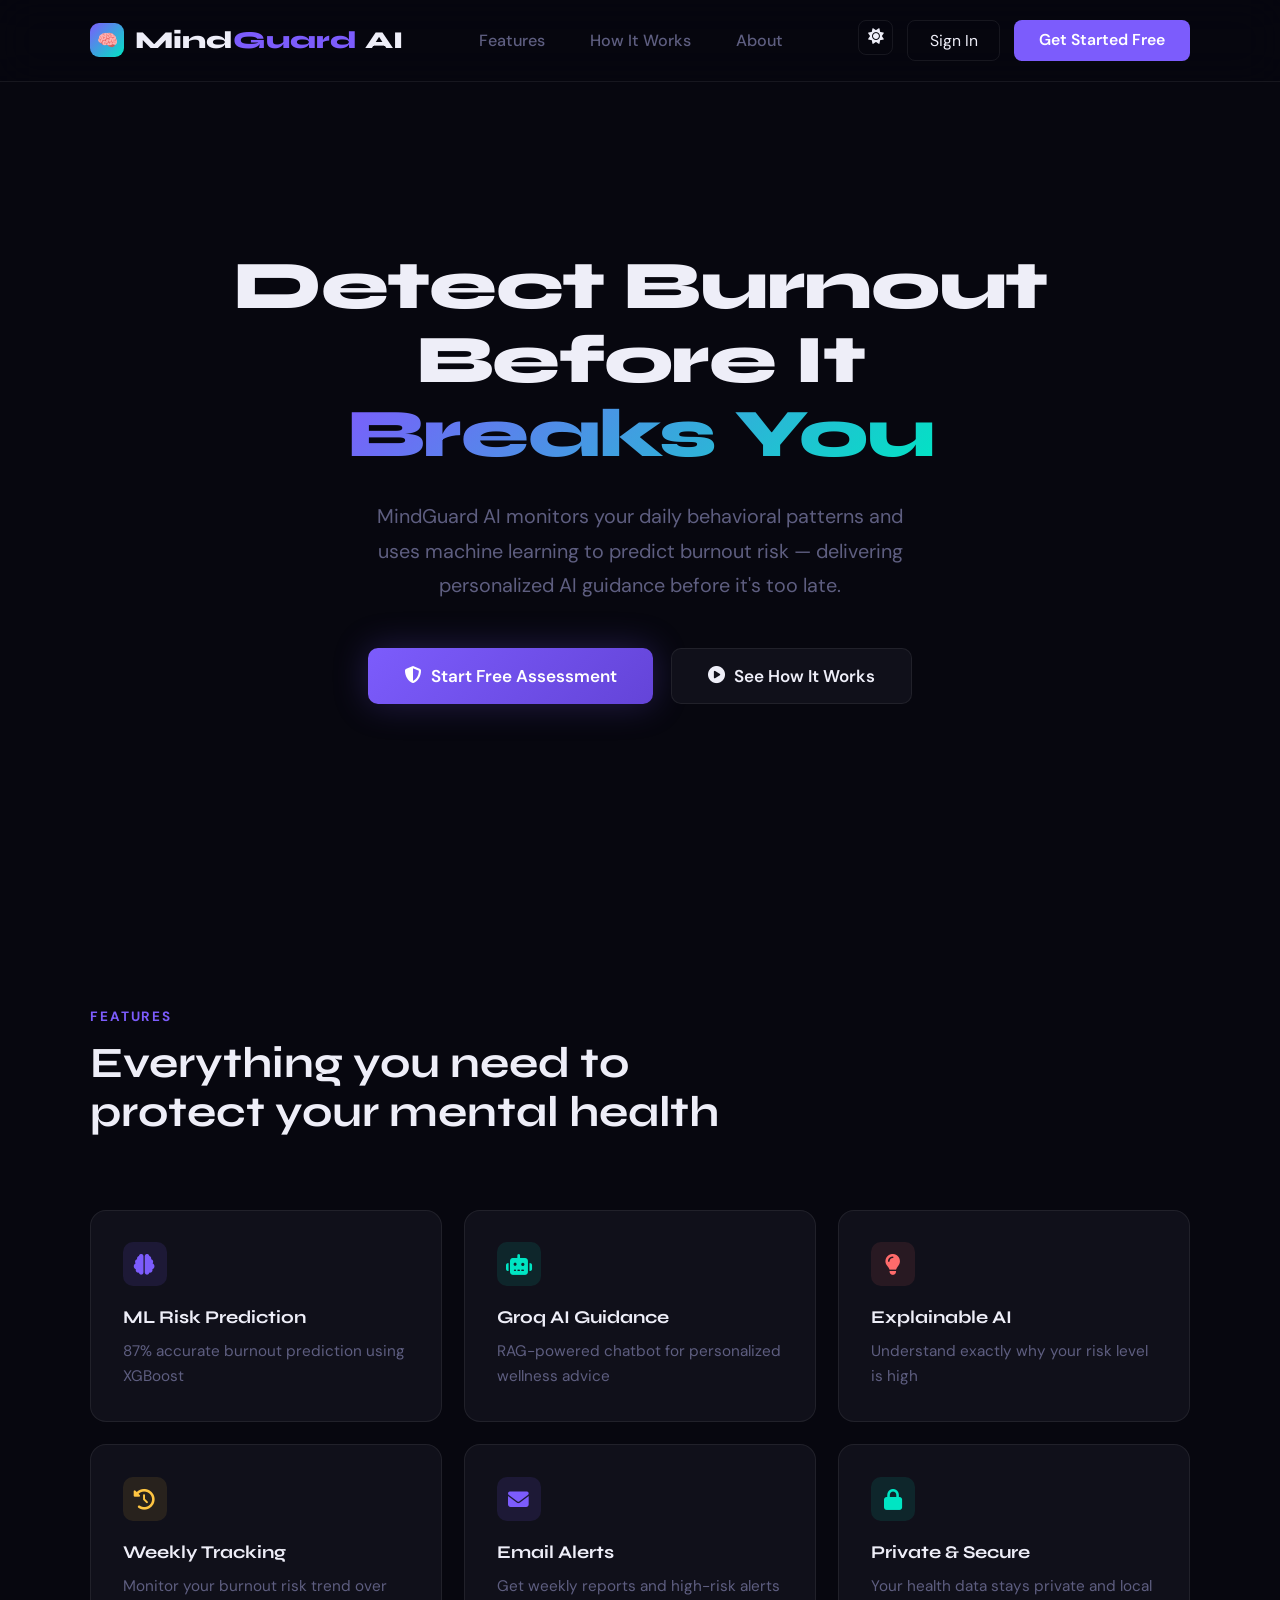
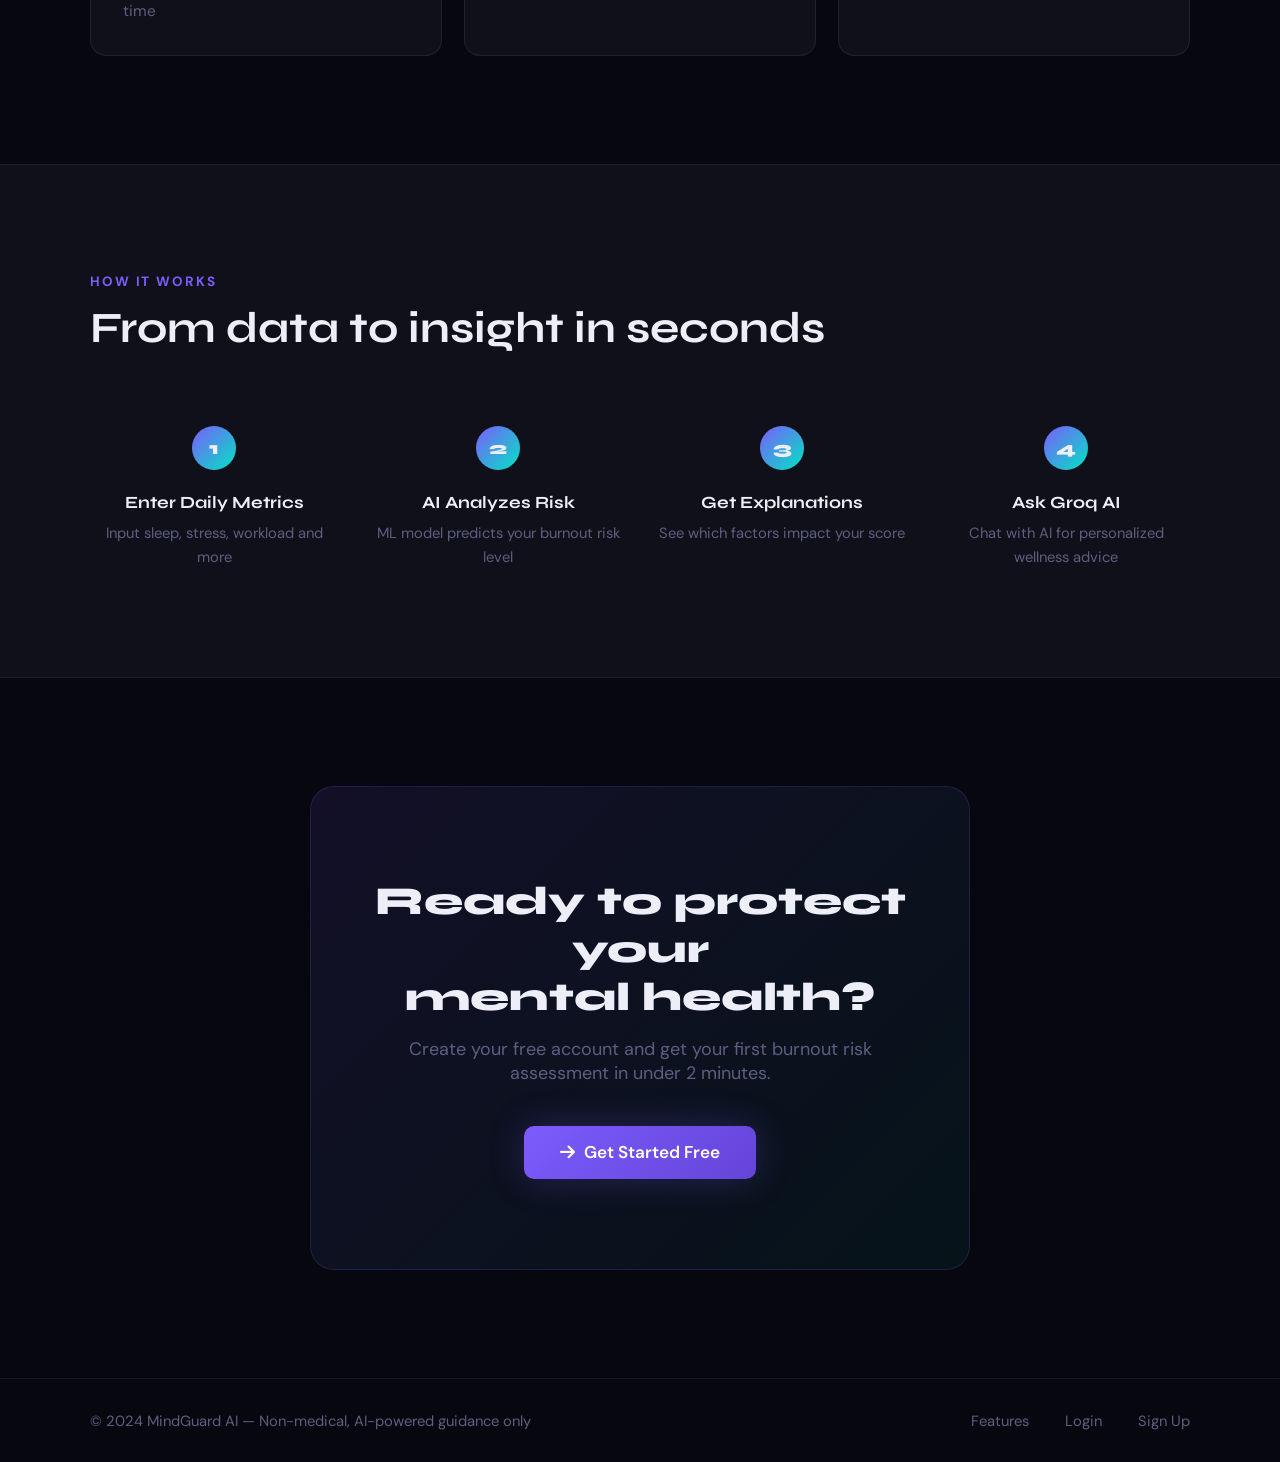
<file: frontend/pages/index.html>
<!DOCTYPE html>
<html lang="en">
<head>
  <meta charset="UTF-8"/>
  <meta name="viewport" content="width=device-width, initial-scale=1.0"/>
  <title>MindGuard AI — Mental Burnout Prevention</title>
  <script>
    if (localStorage.getItem('theme') === 'light') {
      document.documentElement.classList.add('light-mode');
    }
  </script>
  <link href="https://fonts.googleapis.com/css2?family=Syne:wght@400;600;700;800&family=DM+Sans:ital,wght@0,300;0,400;0,500;1,400&display=swap" rel="stylesheet"/>
  <link rel="stylesheet" href="https://cdnjs.cloudflare.com/ajax/libs/font-awesome/6.4.0/css/all.min.css"/>
  <style>
    html{font-size:18px;}
    :root{--bg:#07070f;--card:#10101a;--border:rgba(255,255,255,0.07);--accent:#7c5cfc;--accent2:#00e5c3;--accent3:#ff6b6b;--warn:#ffc542;--text:#eeeef8;--muted:#5e5e80;}
    html.light-mode{
      --bg:#f5f6fa;
      --card:#ffffff;
      --border:rgba(0,0,0,0.08);
      --accent:#6040d8;
      --accent2:#009680;
      --accent3:#d63031;
      --warn:#d97706;
      --text:#1a1a26;
      --muted:#656784;
    }
    html.light-mode nav{background:rgba(255,255,255,0.85);border-bottom:1px solid var(--border);}
    html.light-mode .btn-lg-primary{color:white;}
    html.light-mode .step-num{color:white;}
    *{margin:0;padding:0;box-sizing:border-box;}
    html{scroll-behavior:smooth;}
    body{font-family:'DM Sans',sans-serif;background:var(--bg);color:var(--text);overflow-x:hidden;}

    /* NAV */
    nav{position:fixed;top:0;left:0;right:0;z-index:100;padding:1.1rem 5rem;display:flex;align-items:center;justify-content:space-between;background:rgba(7,7,15,0.85);backdrop-filter:blur(20px);border-bottom:1px solid var(--border);}
    .logo{font-family:'Syne',sans-serif;font-weight:800;font-size:1.35rem;display:flex;align-items:center;gap:0.6rem;text-decoration:none;color:var(--text);}
    .logo-box{width:34px;height:34px;background:linear-gradient(135deg,var(--accent),var(--accent2));border-radius:9px;display:flex;align-items:center;justify-content:center;font-size:17px;}
    .logo em{color:var(--accent);font-style:normal;}
    .nav-links{display:flex;gap:2.5rem;list-style:none;}
    .nav-links a{color:var(--muted);text-decoration:none;font-size:0.9rem;font-weight:500;transition:color 0.2s;}
    .nav-links a:hover{color:var(--text);}
    .nav-cta{display:flex;gap:0.75rem;}
    .btn-ghost{padding:0.5rem 1.2rem;border:1px solid var(--border);border-radius:8px;color:var(--text);background:transparent;cursor:pointer;font-family:'DM Sans',sans-serif;font-size:0.875rem;text-decoration:none;transition:all 0.2s;}
    .btn-ghost:hover{border-color:var(--accent);color:var(--accent);}
    .btn-primary{padding:0.5rem 1.4rem;border:none;border-radius:8px;background:var(--accent);color:white;cursor:pointer;font-family:'DM Sans',sans-serif;font-size:0.875rem;font-weight:600;text-decoration:none;transition:all 0.2s;}
    .btn-primary:hover{background:#6a4de0;transform:translateY(-1px);}

    /* HERO */
    .hero{min-height:100vh;display:flex;align-items:center;justify-content:center;text-align:center;padding:8rem 2rem 5rem;position:relative;overflow:hidden;}
    .hero-inner{position:relative;z-index:1;max-width:820px;margin:0 auto;}
    h1{font-family:'Syne',sans-serif;font-size:3.8rem;font-weight:800;line-height:1.08;letter-spacing:-0.02em;margin-bottom:1.5rem;}
    .grad{background:linear-gradient(135deg,var(--accent) 0%,var(--accent2) 100%);-webkit-background-clip:text;-webkit-text-fill-color:transparent;background-clip:text;}
    .hero p{font-size:1.1rem;color:var(--muted);line-height:1.75;max-width:560px;margin:0 auto 2.5rem;}
    .hero-btns{display:flex;gap:1rem;justify-content:center;flex-wrap:wrap;}
    .btn-lg{padding:0.875rem 2rem;border-radius:10px;font-family:'DM Sans',sans-serif;font-size:0.95rem;font-weight:600;cursor:pointer;text-decoration:none;transition:all 0.25s;display:inline-flex;align-items:center;gap:0.55rem;}
    .btn-lg-primary{background:linear-gradient(135deg,var(--accent),#6444d8);color:white;border:none;box-shadow:0 0 35px rgba(124,92,252,0.25);}
    .btn-lg-primary:hover{transform:translateY(-2px);box-shadow:0 0 55px rgba(124,92,252,0.4);}
    .btn-lg-outline{background:var(--card);color:var(--text);border:1px solid var(--border);}
    .btn-lg-outline:hover{border-color:var(--accent2);color:var(--accent2);}

    /* FEATURES */
    .section{padding:6rem 5rem;}
    .sec-eyebrow{font-size:0.75rem;font-weight:700;letter-spacing:0.14em;text-transform:uppercase;color:var(--accent);margin-bottom:0.75rem;}
    .sec-title{font-family:'Syne',sans-serif;font-size:2.4rem;font-weight:700;line-height:1.15;margin-bottom:1rem;}
    .feat-grid{display:grid;grid-template-columns:repeat(3,1fr);gap:1.25rem;margin-top:4rem;}
    .feat-card{background:var(--card);border:1px solid var(--border);border-radius:16px;padding:1.75rem;transition:all 0.3s;}
    .feat-card:hover{transform:translateY(-4px);border-color:rgba(124,92,252,0.2);}
    .feat-icon{width:44px;height:44px;border-radius:10px;display:flex;align-items:center;justify-content:center;font-size:1.15rem;margin-bottom:1.1rem;}
    .feat-card h3{font-family:'Syne',sans-serif;font-size:1rem;font-weight:700;margin-bottom:0.6rem;}
    .feat-card p{color:var(--muted);font-size:0.85rem;line-height:1.65;}

    /* HOW */
    .how-section{background:var(--card);border-top:1px solid var(--border);border-bottom:1px solid var(--border);}
    .steps-row{display:grid;grid-template-columns:repeat(4,1fr);gap:2rem;margin-top:4rem;}
    .step{text-align:center;}
    .step-num{width:44px;height:44px;border-radius:50%;background:linear-gradient(135deg,var(--accent),var(--accent2));display:flex;align-items:center;justify-content:center;font-family:'Syne',sans-serif;font-weight:800;margin:0 auto 1.25rem;}
    .step h3{font-family:'Syne',sans-serif;font-size:0.95rem;font-weight:700;margin-bottom:0.5rem;}
    .step p{color:var(--muted);font-size:0.82rem;line-height:1.6;}

    /* CTA */
    .cta-section{padding:6rem 5rem;text-align:center;}
    .cta-box{background:linear-gradient(135deg,rgba(124,92,252,0.1),rgba(0,229,195,0.06));border:1px solid rgba(124,92,252,0.18);border-radius:24px;padding:5rem 3rem;max-width:660px;margin:0 auto;}
    .cta-box h2{font-family:'Syne',sans-serif;font-size:2.2rem;font-weight:800;margin-bottom:0.875rem;}
    .cta-box p{color:var(--muted);margin-bottom:2.25rem;font-size:1rem;}

    /* FOOTER */
    footer{padding:1.75rem 5rem;border-top:1px solid var(--border);display:flex;justify-content:space-between;align-items:center;}
    footer p{color:var(--muted);font-size:0.82rem;}
    .foot-links{display:flex;gap:2rem;}
    .foot-links a{color:var(--muted);text-decoration:none;font-size:0.82rem;transition:color 0.2s;}
    .foot-links a:hover{color:var(--text);}

    @media(max-width:900px){
      nav{padding:1rem 1.25rem;}
      .logo{font-size:1.15rem;}
      .nav-links{display:none;}
      .nav-cta .btn-primary{display:none;}
      h1{font-size:2rem;}
      .section{padding:4rem 1.25rem;}
      .feat-grid{grid-template-columns:1fr;}
      .steps-row{grid-template-columns:1fr 1fr;}
      .cta-section{padding:4rem 1.25rem;}
      .cta-box{padding:3rem 1.25rem;}
      .cta-box h2{font-size:1.6rem;}
      footer{flex-direction:column;gap:1rem;padding:1.75rem 1.25rem;}
    }
  </style>
</head>
<body>

<nav>
  <a class="logo" href="index.html">
    <div class="logo-box">🧠</div>
    <span>Mind<em>Guard</em> AI</span>
  </a>
  <ul class="nav-links">
    <li><a href="#features">Features</a></li>
    <li><a href="#how">How It Works</a></li>
    <li><a href="about.html">About</a></li>
  </ul>
  <div class="nav-cta">
    <button id="themeToggleBtn" onclick="toggleTheme()" style="background:transparent;border:1px solid var(--border);border-radius:8px;padding:0.4rem 0.6rem;color:var(--text);cursor:pointer;font-size:0.875rem;display:flex;align-items:center;justify-content:center;height:35px;width:35px;" aria-label="Toggle Theme">
      <i class="fas fa-sun"></i>
    </button>
    <a href="login.html" class="btn-ghost">Sign In</a>
    <a href="signup.html" class="btn-primary">Get Started Free</a>
  </div>
</nav>

<section class="hero">
  <div class="hero-inner">
    <h1>Detect Burnout<br>Before It <span class="grad">Breaks You</span></h1>
    <p>MindGuard AI monitors your daily behavioral patterns and uses machine learning to predict burnout risk — delivering personalized AI guidance before it's too late.</p>
    <div class="hero-btns">
      <a href="signup.html" class="btn-lg btn-lg-primary"><i class="fas fa-shield-alt"></i> Start Free Assessment</a>
      <a href="#how" class="btn-lg btn-lg-outline"><i class="fas fa-play-circle"></i> See How It Works</a>
    </div>
  </div>
</section>

<section class="section" id="features">
  <div class="sec-eyebrow">Features</div>
  <h2 class="sec-title">Everything you need to<br>protect your mental health</h2>
  <div class="feat-grid">
    <div class="feat-card"><div class="feat-icon" style="background:rgba(124,92,252,0.12);color:var(--accent)"><i class="fas fa-brain"></i></div><h3>ML Risk Prediction</h3><p>87% accurate burnout prediction using XGBoost</p></div>
    <div class="feat-card"><div class="feat-icon" style="background:rgba(0,229,195,0.1);color:var(--accent2)"><i class="fas fa-robot"></i></div><h3>Groq AI Guidance</h3><p>RAG-powered chatbot for personalized wellness advice</p></div>
    <div class="feat-card"><div class="feat-icon" style="background:rgba(255,107,107,0.1);color:var(--accent3)"><i class="fas fa-lightbulb"></i></div><h3>Explainable AI</h3><p>Understand exactly why your risk level is high</p></div>
    <div class="feat-card"><div class="feat-icon" style="background:rgba(255,197,66,0.1);color:var(--warn)"><i class="fas fa-history"></i></div><h3>Weekly Tracking</h3><p>Monitor your burnout risk trend over time</p></div>
    <div class="feat-card"><div class="feat-icon" style="background:rgba(124,92,252,0.12);color:var(--accent)"><i class="fas fa-envelope"></i></div><h3>Email Alerts</h3><p>Get weekly reports and high-risk alerts</p></div>
    <div class="feat-card"><div class="feat-icon" style="background:rgba(0,229,195,0.1);color:var(--accent2)"><i class="fas fa-lock"></i></div><h3>Private & Secure</h3><p>Your health data stays private and local</p></div>
  </div>
</section>

<section class="section how-section" id="how">
  <div class="sec-eyebrow">How It Works</div>
  <h2 class="sec-title">From data to insight in seconds</h2>
  <div class="steps-row">
    <div class="step"><div class="step-num">1</div><h3>Enter Daily Metrics</h3><p>Input sleep, stress, workload and more</p></div>
    <div class="step"><div class="step-num">2</div><h3>AI Analyzes Risk</h3><p>ML model predicts your burnout risk level</p></div>
    <div class="step"><div class="step-num">3</div><h3>Get Explanations</h3><p>See which factors impact your score</p></div>
    <div class="step"><div class="step-num">4</div><h3>Ask Groq AI</h3><p>Chat with AI for personalized wellness advice</p></div>
  </div>
</section>

<section class="cta-section">
  <div class="cta-box">
    <h2>Ready to protect your<br>mental health?</h2>
    <p>Create your free account and get your first burnout risk assessment in under 2 minutes.</p>
    <a href="signup.html" class="btn-lg btn-lg-primary"><i class="fas fa-arrow-right"></i> Get Started Free</a>
  </div>
</section>

<footer>
  <p>© 2024 MindGuard AI — Non-medical, AI-powered guidance only</p>
  <div class="foot-links">
    <a href="#features">Features</a>
    <a href="login.html">Login</a>
    <a href="signup.html">Sign Up</a>
  </div>
</footer>

<script>
  function toggleTheme() {
    const isLight = document.documentElement.classList.toggle('light-mode');
    localStorage.setItem('theme', isLight ? 'light' : 'dark');
    updateThemeIcon();
  }
  function updateThemeIcon() {
    const btn = document.getElementById('themeToggleBtn');
    if (!btn) return;
    const isLight = document.documentElement.contains ? document.documentElement.classList.contains('light-mode') : false;
    btn.innerHTML = isLight ? '<i class="fas fa-moon"></i>' : '<i class="fas fa-sun"></i>';
    btn.setAttribute('title', isLight ? 'Switch to Dark Mode' : 'Switch to Light Mode');
  }
  updateThemeIcon();
</script>

</body>
</html>
</file>
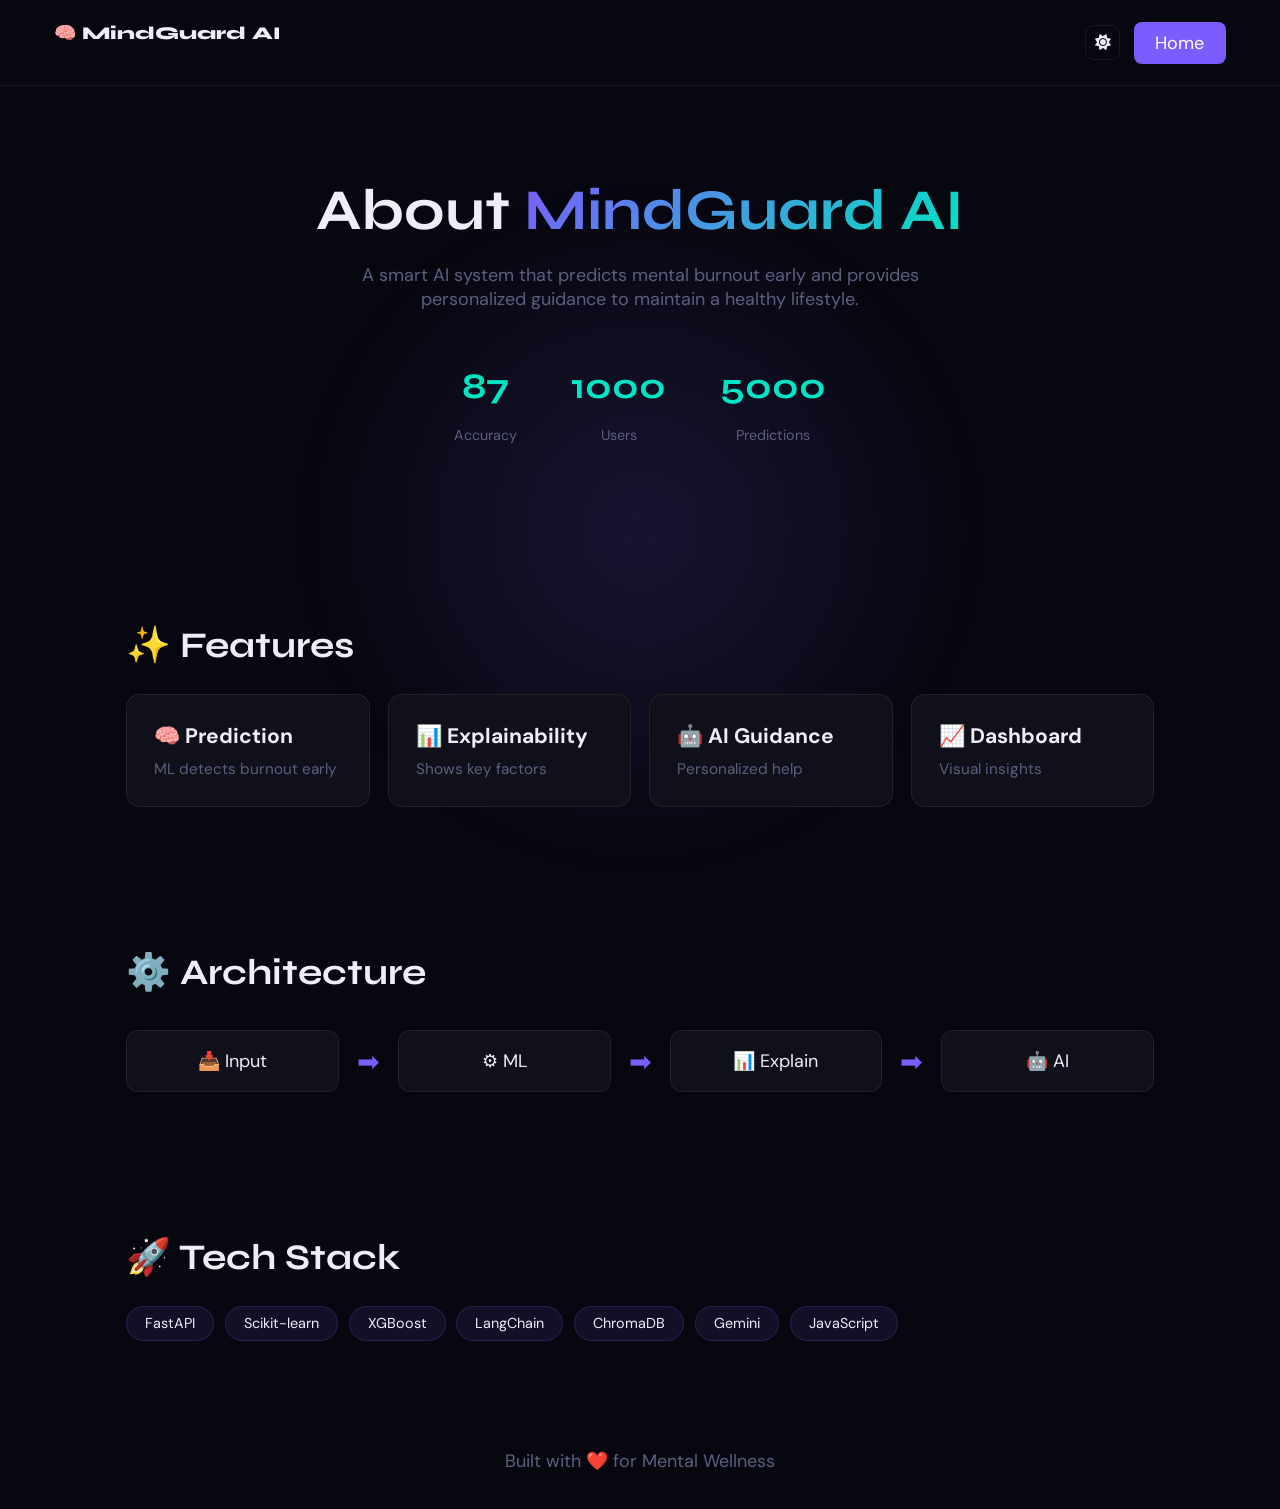
<file: frontend/pages/about.html>
<!DOCTYPE html>

<html lang="en">
<head>
<meta charset="UTF-8">
<meta name="viewport" content="width=device-width, initial-scale=1.0">
<title>About — MindGuard AI</title>
<script>
  if (localStorage.getItem('theme') === 'light') {
    document.documentElement.classList.add('light-mode');
  }
</script>

<link href="https://fonts.googleapis.com/css2?family=Syne:wght@400;700;800&family=DM+Sans:wght@300;400;500&display=swap" rel="stylesheet">
<link rel="stylesheet" href="https://cdnjs.cloudflare.com/ajax/libs/font-awesome/6.4.0/css/all.min.css"/>

<style>
html{font-size:18px;}
:root{
  --bg:#07070f;
  --card:#10101a;
  --border:rgba(255,255,255,0.07);
  --accent:#7c5cfc;
  --accent2:#00e5c3;
  --text:#eeeef8;
  --muted:#5e5e80;
}
html.light-mode{
  --bg:#f5f6fa;
  --card:#ffffff;
  --border:rgba(0,0,0,0.08);
  --accent:#6040d8;
  --accent2:#009680;
  --text:#1a1a26;
  --muted:#656784;
}
html.light-mode nav{background:rgba(255,255,255,0.85);border-bottom:1px solid var(--border);}
html.light-mode .card {
  box-shadow: 0 4px 15px rgba(0, 0, 0, 0.03);
}

*{margin:0;padding:0;box-sizing:border-box;}

body{
  font-family:'DM Sans',sans-serif;
  background:var(--bg);
  color:var(--text);
  overflow-x:hidden;
}

/* BACKGROUND GLOW */
.bg-glow{
  position:fixed;
  width:700px;
  height:700px;
  background:radial-gradient(circle,rgba(124,92,252,0.15),transparent 70%);
  top:20%;
  left:50%;
  transform:translateX(-50%);
  z-index:-1;
}

/* NAV */
nav{
  display:flex;
  justify-content:space-between;
  padding:1.2rem 3rem;
  border-bottom:1px solid var(--border);
}

.logo{
  font-family:'Syne',sans-serif;
  font-weight:800;
}

.btn{
  padding:0.5rem 1.2rem;
  background:var(--accent);
  border-radius:8px;
  color:white;
  text-decoration:none;
}

/* HERO */
.hero{
  text-align:center;
  padding:5rem 2rem;
}

.hero h1{
  font-family:'Syne',sans-serif;
  font-size:3.2rem;
}

.grad{
  background:linear-gradient(135deg,var(--accent),var(--accent2));
  -webkit-background-clip:text;
  -webkit-text-fill-color:transparent;
}

.hero p{
  max-width:600px;
  margin:1rem auto;
  color:var(--muted);
}

/* STATS */
.stats{
  display:flex;
  justify-content:center;
  gap:3rem;
  margin-top:3rem;
}

.stat{
  text-align:center;
}

.stat h2{
  font-family:'Syne',sans-serif;
  font-size:2rem;
  color:var(--accent2);
}

.stat p{
  font-size:0.8rem;
  color:var(--muted);
}

/* SECTION */
.section{
  padding:4rem 2rem;
  max-width:1100px;
  margin:auto;
}

.title{
  font-family:'Syne',sans-serif;
  font-size:2rem;
  margin-bottom:1.5rem;
}

/* FEATURES */
.grid{
  display:grid;
  grid-template-columns:repeat(auto-fit,minmax(220px,1fr));
  gap:1rem;
}

.card{
  background:var(--card);
  border:1px solid var(--border);
  border-radius:14px;
  padding:1.5rem;
  transition:0.3s;
}

.card:hover{
  transform:translateY(-6px) scale(1.02);
  border-color:var(--accent);
}

.card h3{margin-bottom:0.5rem;}
.card p{color:var(--muted);font-size:0.85rem;}

/* ARCH FLOW */
.arch{
  display:flex;
  justify-content:space-between;
  align-items:center;
  flex-wrap:wrap;
  gap:1rem;
  margin-top:2rem;
}

.arch-box{
  flex:1;
  min-width:150px;
  background:var(--card);
  padding:1rem;
  border-radius:12px;
  text-align:center;
  border:1px solid var(--border);
  transition:0.3s;
}

.arch-box:hover{
  border-color:var(--accent2);
  transform:translateY(-5px);
}

.arrow{
  font-size:1.5rem;
  color:var(--accent);
}

/* TECH STACK */
.tech{
  display:flex;
  flex-wrap:wrap;
  gap:0.6rem;
}

.chip{
  padding:0.4rem 1rem;
  border-radius:20px;
  background:rgba(124,92,252,0.1);
  border:1px solid rgba(124,92,252,0.2);
  font-size:0.8rem;
}

/* FOOTER */
.footer{
  text-align:center;
  padding:2rem;
  color:var(--muted);
}

/* ANIMATION */
.fade{
  opacity:0;
  transform:translateY(20px);
  transition:1s;
}

.fade.show{
  opacity:1;
  transform:none;
}
@media (max-width: 768px) {
  nav {
    padding: 1rem 1.5rem;
  }
  .hero h1 {
    font-size: 2.2rem;
  }
  .stats {
    flex-direction: column;
    gap: 1.5rem;
  }
  .arch {
    flex-direction: column;
    align-items: stretch;
  }
  .arrow {
    transform: rotate(90deg);
    margin: 0.5rem auto;
    text-align: center;
  }
}
</style>

</head>

<body>

<div class="bg-glow"></div>

<nav>
  <div class="logo">🧠 MindGuard AI</div>
  <div style="display:flex;align-items:center;gap:0.75rem;">
    <button id="themeToggleBtn" onclick="toggleTheme()" style="background:transparent;border:1px solid var(--border);border-radius:8px;padding:0.4rem 0.6rem;color:var(--text);cursor:pointer;font-size:0.875rem;display:flex;align-items:center;justify-content:center;height:35px;width:35px;" aria-label="Toggle Theme">
      <i class="fas fa-sun"></i>
    </button>
    <a href="index.html" class="btn">Home</a>
  </div>
</nav>

<section class="hero fade">
  <h1>About <span class="grad">MindGuard AI</span></h1>
  <p>
    A smart AI system that predicts mental burnout early and provides personalized
    guidance to maintain a healthy lifestyle.
  </p>

  <div class="stats">
    <div class="stat">
      <h2 id="s1">0</h2>
      <p>Accuracy</p>
    </div>
    <div class="stat">
      <h2 id="s2">0</h2>
      <p>Users</p>
    </div>
    <div class="stat">
      <h2 id="s3">0</h2>
      <p>Predictions</p>
    </div>
  </div>
</section>

<section class="section fade">
  <h2 class="title">✨ Features</h2>
  <div class="grid">
    <div class="card"><h3>🧠 Prediction</h3><p>ML detects burnout early</p></div>
    <div class="card"><h3>📊 Explainability</h3><p>Shows key factors</p></div>
    <div class="card"><h3>🤖 AI Guidance</h3><p>Personalized help</p></div>
    <div class="card"><h3>📈 Dashboard</h3><p>Visual insights</p></div>
  </div>
</section>

<section class="section fade">
  <h2 class="title">⚙️ Architecture</h2>
  <div class="arch">
    <div class="arch-box">📥 Input</div>
    <div class="arrow">➡</div>
    <div class="arch-box">⚙ ML</div>
    <div class="arrow">➡</div>
    <div class="arch-box">📊 Explain</div>
    <div class="arrow">➡</div>
    <div class="arch-box">🤖 AI</div>
  </div>
</section>

<section class="section fade">
  <h2 class="title">🚀 Tech Stack</h2>
  <div class="tech">
    <div class="chip">FastAPI</div>
    <div class="chip">Scikit-learn</div>
    <div class="chip">XGBoost</div>
    <div class="chip">LangChain</div>
    <div class="chip">ChromaDB</div>
    <div class="chip">Gemini</div>
    <div class="chip">JavaScript</div>
  </div>
</section>

<div class="footer">
  Built with ❤️ for Mental Wellness
</div>

<script>
/* COUNTER ANIMATION */
function animate(id, end){
  let i=0;
  let interval=setInterval(()=>{
    i+=Math.ceil(end/50);
    if(i>=end){i=end;clearInterval(interval);}
    document.getElementById(id).innerText=i;
  },20);
}

animate("s1",87);
animate("s2",1000);
animate("s3",5000);

/* SCROLL ANIMATION */
const fades=document.querySelectorAll('.fade');
window.addEventListener('scroll',()=>{
  fades.forEach(el=>{
    const rect=el.getBoundingClientRect();
    if(rect.top<window.innerHeight-50){
      el.classList.add('show');
    }
  });
});

// Theme functions
function toggleTheme() {
  const isLight = document.documentElement.classList.toggle('light-mode');
  localStorage.setItem('theme', isLight ? 'light' : 'dark');
  updateThemeIcon();
}
function updateThemeIcon() {
  const btn = document.getElementById('themeToggleBtn');
  if (!btn) return;
  const isLight = document.documentElement.classList.contains('light-mode');
  btn.innerHTML = isLight ? '<i class="fas fa-moon"></i>' : '<i class="fas fa-sun"></i>';
  btn.setAttribute('title', isLight ? 'Switch to Dark Mode' : 'Switch to Light Mode');
}
updateThemeIcon();
</script>

</body>
</html>
</file>
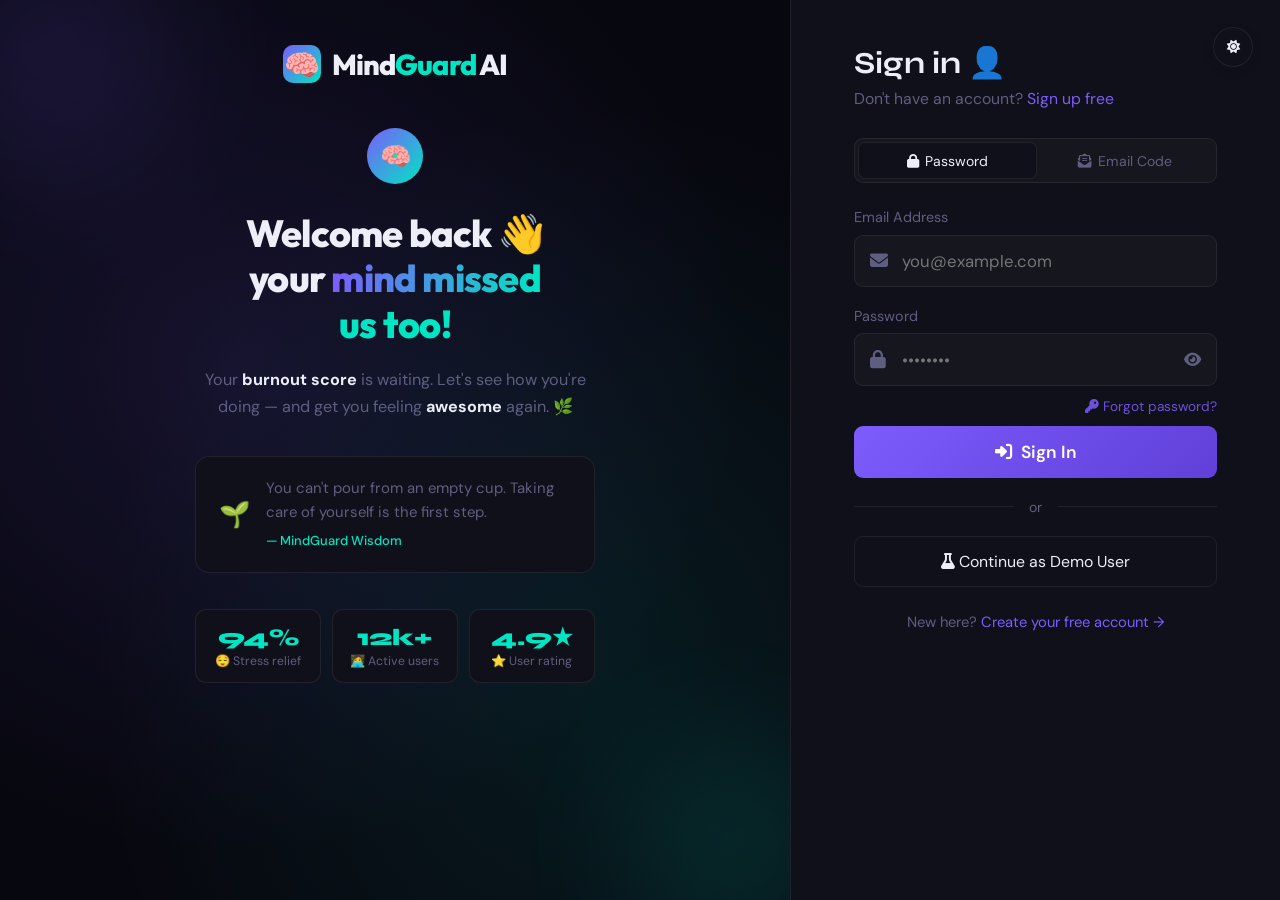
<file: frontend/pages/login.html>
<!DOCTYPE html>
<html lang="en">
<head>
  <meta charset="UTF-8"/>
  <meta name="viewport" content="width=device-width, initial-scale=1.0"/>
  <title>Sign In — MindGuard AI</title>
  <script>
    if (localStorage.getItem('theme') === 'light') {
      document.documentElement.classList.add('light-mode');
    }
  </script>
  <link href="https://fonts.googleapis.com/css2?family=Syne:wght@400;600;700;800&family=DM+Sans:wght@300;400;500&family=Outfit:wght@400;500;600;700;800&display=swap" rel="stylesheet"/>
  <link rel="stylesheet" href="https://cdnjs.cloudflare.com/ajax/libs/font-awesome/6.4.0/css/all.min.css"/>
  <style>
    html{font-size:18px;}
    :root{--bg:#07070f;--card:#10101a;--card2:#16161f;--border:rgba(255,255,255,0.07);--accent:#7c5cfc;--accent2:#00e5c3;--text:#eeeef8;--muted:#5e5e80;}
    html.light-mode{
      --bg:#f5f6fa;
      --card:#ffffff;
      --card2:#eff1f5;
      --border:rgba(0,0,0,0.08);
      --accent:#6040d8;
      --accent2:#009680;
      --accent3:#d63031;
      --warn:#d97706;
      --text:#1a1a26;
      --muted:#656784;
    }
    html.light-mode .left::before {
      background: radial-gradient(ellipse at 30% 40%, rgba(124,92,252,0.07) 0%, transparent 65%), radial-gradient(ellipse at 75% 75%, rgba(0,180,150,0.05) 0%, transparent 60%);
    }
    html.light-mode .pulse-ring {
      color: white;
    }
    html.light-mode .submit-btn {
      color: white;
    }
    html.light-mode .logo-box {
      color: white;
    }
    *{margin:0;padding:0;box-sizing:border-box;}
    body{font-family:'DM Sans',sans-serif;background:var(--bg);color:var(--text);min-height:100vh;display:flex;}

    /* LEFT */
    .left{flex:1;position:relative;display:flex;flex-direction:column;justify-content:flex-start;align-items:center;padding:2.5rem 4rem 4rem;overflow:hidden;}
    .left::before{content:'';position:absolute;inset:0;background:radial-gradient(ellipse at 30% 40%,rgba(124,92,252,0.13) 0%,transparent 65%),radial-gradient(ellipse at 75% 75%,rgba(0,229,195,0.09) 0%,transparent 60%);pointer-events:none;}
    .blob{position:absolute;border-radius:50%;filter:blur(70px);pointer-events:none;opacity:0.13;}
    .blob1{width:260px;height:260px;background:var(--accent);top:-80px;left:-80px;animation:drift1 8s ease-in-out infinite alternate;}
    .blob2{width:200px;height:200px;background:var(--accent2);bottom:-50px;right:-50px;animation:drift2 10s ease-in-out infinite alternate;}
    @keyframes drift1{to{transform:translate(30px,20px);}}
    @keyframes drift2{to{transform:translate(-20px,-25px);}}
    .left-content{position:relative;z-index:1;text-align:center;max-width:400px;}
    .logo{font-family:'Outfit',sans-serif;font-weight:800;font-size:1.6rem;display:flex;align-items:center;justify-content:center;gap:0.6rem;margin-bottom:2.5rem;text-decoration:none;color:var(--text);letter-spacing:-0.03em;}
    .logo-box{width:38px;height:38px;background:linear-gradient(135deg,var(--accent),var(--accent2));border-radius:10px;display:flex;align-items:center;justify-content:center;}
    .logo em{color:var(--accent2);font-style:normal;}
    .greeting{font-family:'Outfit',sans-serif;font-size:2.1rem;font-weight:800;line-height:1.2;margin-bottom:1.1rem;letter-spacing:-0.02em;}
    .wave{display:inline-block;animation:wave-hand 2s ease-in-out infinite;}
    @keyframes wave-hand{0%,100%{transform:rotate(0deg);}20%{transform:rotate(20deg);}40%{transform:rotate(-10deg);}60%{transform:rotate(15deg);}80%{transform:rotate(-5deg);}}
    .grad{background:linear-gradient(90deg,var(--accent),var(--accent2));-webkit-background-clip:text;-webkit-text-fill-color:transparent;background-clip:text;}
    .hi{color:var(--accent2);}
    .left-sub{color:var(--muted);font-size:0.9rem;margin-bottom:2rem;line-height:1.65;}
    .left-sub strong{color:var(--text);}
    .quote-box{background:var(--card);border:1px solid var(--border);border-radius:14px;padding:1.1rem 1.3rem;margin-bottom:2rem;min-height:80px;display:flex;align-items:center;gap:0.85rem;text-align:left;}
    .quote-icon{font-size:1.4rem;flex-shrink:0;}
    .quote-text{font-size:0.83rem;color:var(--muted);line-height:1.6;transition:opacity 0.5s;}
    .q-author{display:block;font-size:0.72rem;color:var(--accent2);margin-top:0.35rem;font-weight:500;}
    .stat-row{display:grid;grid-template-columns:1fr 1fr 1fr;gap:0.6rem;}
    .stat-card{background:var(--card);border:1px solid var(--border);border-radius:11px;padding:0.75rem 0.6rem;text-align:center;}
    .s-num{font-family:'Syne',sans-serif;font-size:1.3rem;font-weight:800;color:var(--accent2);}
    .s-label{font-size:0.68rem;color:var(--muted);margin-top:0.1rem;}
    .pulse-ring-wrap{display:flex;justify-content:center;margin-bottom:1.5rem;}
    .pulse-ring{width:56px;height:56px;border-radius:50%;background:linear-gradient(135deg,var(--accent),var(--accent2));display:flex;align-items:center;justify-content:center;font-size:1.4rem;position:relative;}
    .pulse-ring::before,.pulse-ring::after{content:'';position:absolute;border-radius:50%;border:2px solid var(--accent2);animation:ripple 2s linear infinite;}
    .pulse-ring::after{animation-delay:1s;}
    @keyframes ripple{0%{width:56px;height:56px;opacity:0.8;}100%{width:100px;height:100px;opacity:0;}}

    /* RIGHT */
    .right{width:490px;display:flex;flex-direction:column;justify-content:flex-start;padding:2.5rem 3.5rem 3rem;background:var(--card);border-left:1px solid var(--border);}
    .form-head{margin-bottom:1.6rem;}
    .form-head h1{font-family:'Syne',sans-serif;font-size:1.7rem;font-weight:700;margin-bottom:0.4rem;}
    .form-head p{color:var(--muted);font-size:0.875rem;}
    .form-head p a{color:var(--accent);text-decoration:none;}
    .panel{} .panel.hidden{display:none;}
    .field{margin-bottom:1.1rem;}
    .field label{display:block;font-size:0.8rem;color:var(--muted);margin-bottom:0.45rem;}
    .inp-wrap{position:relative;}
    .inp-wrap i.icon{position:absolute;left:0.9rem;top:50%;transform:translateY(-50%);color:var(--muted);}
    .inp-wrap input{width:100%;padding:0.8rem 0.9rem 0.8rem 2.6rem;background:var(--card2);border:1px solid var(--border);border-radius:9px;color:var(--text);outline:none;transition:border-color 0.2s;font-family:inherit;font-size:0.93rem;}
    .inp-wrap input:focus{border-color:var(--accent);}
    .inp-wrap input.has-eye{padding-right:2.6rem;}
    .inp-wrap input.i-ok{border-color:rgba(0,229,195,0.5);}
    .inp-wrap input.i-err{border-color:rgba(255,107,107,0.6);}
    .inp-wrap input.i-warn{border-color:rgba(255,197,66,0.5);}
    .eye-btn{position:absolute;right:0.9rem;top:50%;transform:translateY(-50%);background:none;border:none;color:var(--muted);cursor:pointer;padding:0;font-size:0.85rem;}
    .hint{display:none;align-items:center;gap:0.45rem;font-size:0.75rem;margin-top:0.4rem;padding:0.42rem 0.65rem;border-radius:7px;border:1px solid transparent;line-height:1.4;}
    .hint.show{display:flex;}
    .hint.ok{background:rgba(0,229,195,0.07);border-color:rgba(0,229,195,0.22);color:var(--accent2);}
    .hint.err{background:rgba(255,107,107,0.07);border-color:rgba(255,107,107,0.22);color:#ff6b6b;}
    .hint.warn{background:rgba(255,197,66,0.07);border-color:rgba(255,197,66,0.22);color:#ffc542;}
    .hint.info{background:rgba(124,92,252,0.07);border-color:rgba(124,92,252,0.22);color:#a98cff;}
    .email-suggest{display:none;font-size:0.74rem;color:var(--muted);margin-top:0.28rem;}
    .email-suggest.show{display:block;}
    .email-suggest button{background:none;border:none;color:var(--accent);cursor:pointer;font-size:0.74rem;font-family:inherit;padding:0;text-decoration:underline;}
    .redirect-notice{display:none;background:rgba(124,92,252,0.08);border:1px solid rgba(124,92,252,0.28);color:#a98cff;padding:0.65rem 0.9rem;border-radius:8px;margin-bottom:0.9rem;font-size:0.8rem;align-items:center;gap:0.5rem;}
    .redirect-notice.show{display:flex;}
    .redirect-notice a{color:var(--accent2);font-weight:600;text-decoration:none;margin-left:0.25rem;}
    .login-tabs{display:flex;gap:0;background:var(--card2);border:1px solid var(--border);border-radius:9px;padding:3px;margin-bottom:1.4rem;}
    .tab-btn{flex:1;padding:0.48rem 0.6rem;background:none;border:none;border-radius:7px;color:var(--muted);font-size:0.78rem;font-family:inherit;cursor:pointer;transition:background 0.2s,color 0.2s;display:flex;align-items:center;justify-content:center;gap:0.35rem;}
    .tab-btn.active{background:var(--card);color:var(--text);border:1px solid var(--border);}
    .forgot-row{display:flex;justify-content:flex-end;margin-top:-0.5rem;margin-bottom:0.6rem;}
    .forgot-link{font-size:0.76rem;color:var(--accent);background:none;border:none;font-family:inherit;cursor:pointer;opacity:0.85;transition:opacity 0.2s;}
    .forgot-link:hover{opacity:1;}
    .submit-btn{width:100%;padding:0.85rem;background:linear-gradient(135deg,var(--accent),#6040d8);border:none;border-radius:9px;color:#fff;font-weight:600;cursor:pointer;margin-top:0.5rem;font-family:inherit;font-size:0.97rem;display:flex;align-items:center;justify-content:center;gap:0.5rem;transition:opacity 0.2s;}
    .submit-btn:hover{opacity:0.9;}
    .submit-btn:disabled{opacity:0.55;cursor:not-allowed;}
    @keyframes spin{to{transform:rotate(360deg);}}
    .spin{animation:spin 0.8s linear infinite;}
    .divider{display:flex;align-items:center;gap:0.875rem;margin:1.1rem 0;color:var(--muted);font-size:0.78rem;}
    .divider::before,.divider::after{content:'';flex:1;height:1px;background:var(--border);}
    .demo-btn{width:100%;padding:0.78rem;background:transparent;border:1px solid var(--border);border-radius:9px;color:var(--text);cursor:pointer;font-family:inherit;font-size:0.88rem;transition:border-color 0.2s,color 0.2s;}
    .demo-btn:hover{border-color:var(--accent2);color:var(--accent2);}
    .bottom-link{text-align:center;margin-top:1.4rem;color:var(--muted);font-size:0.82rem;}
    .bottom-link a{color:var(--accent);text-decoration:none;}
    .err-box{background:rgba(255,107,107,0.07);border:1px solid rgba(255,107,107,0.22);color:#ff6b6b;padding:0.65rem 0.9rem;border-radius:8px;margin-bottom:0.9rem;display:none;align-items:center;gap:0.5rem;font-size:0.82rem;}
    .ok-box{background:rgba(0,229,195,0.07);border:1px solid rgba(0,229,195,0.22);color:var(--accent2);padding:0.65rem 0.9rem;border-radius:8px;margin-bottom:0.9rem;display:none;align-items:center;gap:0.5rem;font-size:0.82rem;}
    .back-btn{background:none;border:none;color:var(--muted);font-size:0.8rem;font-family:inherit;cursor:pointer;display:flex;align-items:center;gap:0.4rem;margin-bottom:1.2rem;padding:0;transition:color 0.2s;}
    .back-btn:hover{color:var(--text);}

    /* OTP boxes */
    .otp-wrap{display:flex;gap:0.55rem;justify-content:center;margin:1.2rem 0 0.5rem;}
    .otp-box{width:46px;height:54px;background:var(--card2);border:1px solid var(--border);border-radius:9px;text-align:center;font-size:1.5rem;font-family:'Syne',sans-serif;font-weight:700;color:var(--text);outline:none;transition:border-color 0.2s,color 0.2s;}
    .otp-box:focus{border-color:var(--accent2);}
    .otp-box.filled{border-color:rgba(0,229,195,0.5);color:var(--accent2);}
    .otp-box.otp-err{border-color:rgba(255,107,107,0.7);color:#ff6b6b;animation:shake 0.4s ease;}
    .otp-box.otp-ok{border-color:rgba(0,229,195,0.7);color:var(--accent2);}
    @keyframes shake{0%,100%{transform:translateX(0);}20%,60%{transform:translateX(-5px);}40%,80%{transform:translateX(5px);}}
    .otp-timer{font-size:0.74rem;color:var(--muted);text-align:center;margin-top:0.4rem;}
    .countdown{color:var(--accent);font-weight:600;}
    .resend-btn{background:none;border:none;color:var(--accent);font-size:0.74rem;font-family:inherit;cursor:pointer;text-decoration:underline;display:none;}
    .resend-btn.show{display:inline;}

    /* Send code action row */
    .send-btn{width:100%;padding:0.8rem;background:var(--card2);border:1px solid rgba(0,229,195,0.3);border-radius:9px;color:var(--accent2);font-family:inherit;font-size:0.87rem;cursor:pointer;display:flex;align-items:center;justify-content:center;gap:0.5rem;transition:background 0.2s,border-color 0.2s;margin-bottom:0.4rem;}
    .send-btn:hover:not(:disabled){background:rgba(0,229,195,0.07);border-color:rgba(0,229,195,0.5);}
    .send-btn:disabled{opacity:0.5;cursor:not-allowed;}

    /* ═══ EMAIL MODAL (login OTP tab only) ═══ */
    .modal-overlay{position:fixed;inset:0;background:rgba(0,0,0,0.7);display:flex;align-items:center;justify-content:center;z-index:999;backdrop-filter:blur(4px);opacity:0;pointer-events:none;transition:opacity 0.3s;}
    .modal-overlay.open{opacity:1;pointer-events:all;}
    .email-modal{width:520px;max-width:95vw;background:#1a1a2e;border:1px solid rgba(255,255,255,0.1);border-radius:16px;overflow:hidden;transform:translateY(20px);transition:transform 0.3s;}
    .modal-overlay.open .email-modal{transform:translateY(0);}
    .email-chrome{background:#12121f;border-bottom:1px solid rgba(255,255,255,0.07);padding:0.7rem 1rem;display:flex;align-items:center;gap:0.5rem;}
    .chrome-dot{width:11px;height:11px;border-radius:50%;}
    .chrome-title{flex:1;text-align:center;font-size:0.75rem;color:var(--muted);}
    .email-header{padding:1.1rem 1.4rem 0.8rem;border-bottom:1px solid rgba(255,255,255,0.06);}
    .email-from{display:flex;align-items:center;gap:0.65rem;margin-bottom:0.6rem;}
    .avatar{width:34px;height:34px;border-radius:50%;background:linear-gradient(135deg,var(--accent),var(--accent2));display:flex;align-items:center;justify-content:center;font-size:0.85rem;font-weight:700;flex-shrink:0;}
    .from-meta .from-name{font-size:0.82rem;font-weight:600;color:var(--text);}
    .from-meta .from-addr{font-size:0.72rem;color:var(--muted);}
    .email-subject{font-size:0.9rem;font-weight:600;color:var(--text);}
    .email-to{font-size:0.72rem;color:var(--muted);margin-top:0.2rem;}
    .email-body{padding:1.4rem;font-size:0.84rem;color:#c8c8e0;line-height:1.7;}
    .email-body .greeting-line{font-size:0.92rem;font-weight:500;color:var(--text);margin-bottom:0.7rem;}
    .otp-display{text-align:center;margin:1.4rem 0;}
    .otp-display .otp-digits{font-family:'Syne',sans-serif;font-size:2.6rem;font-weight:800;letter-spacing:0.2em;color:var(--accent2);background:rgba(0,229,195,0.07);border:1px dashed rgba(0,229,195,0.3);border-radius:10px;padding:0.5rem 1.2rem;display:inline-block;}
    .otp-display .expires{font-size:0.72rem;color:var(--muted);margin-top:0.5rem;}
    .email-footer{background:#12121f;border-top:1px solid rgba(255,255,255,0.05);padding:0.75rem 1.4rem;font-size:0.7rem;color:var(--muted);text-align:center;}
    .modal-close-row{padding:0.9rem 1.4rem;display:flex;gap:0.65rem;}
    .fill-btn{flex:1;padding:0.72rem;background:linear-gradient(135deg,var(--accent2),#00b89a);border:none;border-radius:8px;color:#07070f;font-weight:700;font-family:inherit;font-size:0.84rem;cursor:pointer;}
    .close-btn{padding:0.72rem 1rem;background:var(--card2);border:1px solid var(--border);border-radius:8px;color:var(--muted);font-family:inherit;font-size:0.84rem;cursor:pointer;}
    .close-btn:hover{color:var(--text);}

    /* Loading overlay */
    .sending-overlay{position:fixed;inset:0;background:rgba(7,7,15,0.85);display:flex;flex-direction:column;align-items:center;justify-content:center;z-index:998;backdrop-filter:blur(6px);opacity:0;pointer-events:none;transition:opacity 0.3s;gap:1rem;}
    .sending-overlay.show{opacity:1;pointer-events:all;}
    .sending-ring{width:56px;height:56px;border:3px solid var(--border);border-top-color:var(--accent2);border-radius:50%;animation:spin 0.9s linear infinite;}
    .sending-label{color:var(--muted);font-size:0.88rem;}
    .sending-label span{color:var(--accent2);}

    /* New password section */
    .new-pass-section{display:none;margin-top:1rem;}
    .new-pass-section.show{display:block;}

    /* Email-sent confirmation banner (reset flow) */
    .sent-banner{display:none;background:rgba(0,229,195,0.07);border:1px solid rgba(0,229,195,0.25);border-radius:10px;padding:0.85rem 1rem;margin-bottom:1rem;align-items:flex-start;gap:0.65rem;}
    .sent-banner.show{display:flex;}
    .sent-banner i{color:var(--accent2);margin-top:2px;flex-shrink:0;}
    .sent-banner p{color:var(--accent2);font-size:0.82rem;line-height:1.55;margin:0;}
    .sent-banner strong{color:#fff;}

    @media(max-width:860px){.left{display:none;}.right{width:100%;padding:2rem 1.5rem;}}
  </style>
</head>
<body>

<button id="themeToggleBtn" onclick="toggleTheme()" class="floating-theme-btn" style="position:fixed;top:1.5rem;right:1.5rem;z-index:100;background:var(--card);border:1px solid var(--border);border-radius:50%;width:40px;height:40px;display:flex;align-items:center;justify-content:center;color:var(--text);cursor:pointer;box-shadow:0 4px 12px rgba(0,0,0,0.08);transition:all 0.2s;" aria-label="Toggle Theme">
  <i class="fas fa-sun"></i>
</button>

<!-- LEFT -->
<div class="left">
  <div class="blob blob1"></div>
  <div class="blob blob2"></div>
  <div class="left-content">
    <a class="logo" href="../index.html"><div class="logo-box">🧠</div><span>Mind<em>Guard</em> AI</span></a>
    <div class="pulse-ring-wrap"><div class="pulse-ring">🧠</div></div>
    <div class="greeting">
      Welcome back <span class="wave">👋</span><br>
      your <span class="grad">mind missed</span><br>
      <span class="hi">us too!</span>
    </div>
    <p class="left-sub">Your <strong>burnout score</strong> is waiting. Let's see how you're doing — and get you feeling <strong>awesome</strong> again. 🌿</p>
    <div class="quote-box">
      <div class="quote-icon" id="quoteIcon">💬</div>
      <div class="quote-text" id="quoteText">Loading your daily dose of wisdom...<span class="q-author"></span></div>
    </div>
    <div class="stat-row">
      <div class="stat-card"><div class="s-num">94%</div><div class="s-label">😌 Stress relief</div></div>
      <div class="stat-card"><div class="s-num">12k+</div><div class="s-label">🧑‍💻 Active users</div></div>
      <div class="stat-card"><div class="s-num">4.9★</div><div class="s-label">⭐ User rating</div></div>
    </div>
  </div>
</div>

<!-- RIGHT -->
<div class="right">
  <div class="form-head">
    <h1 id="panelTitle">Sign in 👤</h1>
    <p>Don't have an account? <a href="signup.html">Sign up free</a></p>
  </div>

  <div class="err-box" id="errBox"><i class="fas fa-exclamation-circle"></i>&nbsp;<span id="errText"></span></div>
  <div class="ok-box"  id="okBox"><i class="fas fa-check-circle"></i>&nbsp;<span id="okText"></span></div>
  <div class="redirect-notice" id="redirectNotice">
    <i class="fas fa-user-plus"></i>
    <span>No account found for that email. <a href="signup.html">Create one free →</a></span>
  </div>

  <!-- ════ PANEL: Login ════ -->
  <div id="panelLogin" class="panel">
    <div class="login-tabs">
      <button class="tab-btn active" id="tabPass" onclick="switchTab('password')"><i class="fas fa-lock"></i> Password</button>
      <button class="tab-btn" id="tabOTP" onclick="switchTab('otp')"><i class="fas fa-envelope-open-text"></i> Email Code</button>
    </div>

    <div class="field">
      <label>Email Address</label>
      <div class="inp-wrap">
        <i class="icon fas fa-envelope"></i>
        <input type="email" id="email" placeholder="you@example.com" autocomplete="off"/>
      </div>
      <div class="hint" id="emailHint"></div>
    </div>

    <!-- Password sub -->
    <div id="subPassword">
      <div class="field">
        <label>Password</label>
        <div class="inp-wrap">
          <i class="icon fas fa-lock"></i>
          <input type="password" id="password" class="has-eye" placeholder="••••••••" autocomplete="off"/>
          <button type="button" class="eye-btn" onclick="toggleEye('password','eyeIcon')"><i class="fas fa-eye" id="eyeIcon"></i></button>
        </div>
        <div class="hint" id="passHint"></div>
      </div>
      <div class="forgot-row">
        <button class="forgot-link" onclick="showPanel('panelForgot')"><i class="fas fa-key"></i> Forgot password?</button>
      </div>
      <button class="submit-btn" onclick="doPasswordLogin()"><i class="fas fa-sign-in-alt"></i> Sign In</button>
    </div>

    <!-- OTP sub -->
    <div id="subOTP" style="display:none;">
      <p style="font-size:0.8rem;color:var(--muted);margin-bottom:0.85rem;line-height:1.5;">We'll send a <strong style="color:var(--text);">6-digit verification code</strong> to your registered email address.</p>
      <button class="send-btn" id="sendOTPBtn" onclick="initiateSend('login')">
        <i class="fas fa-paper-plane"></i> Send Verification Code to My Email
      </button>
    </div>

    <div class="divider">or</div>
    <button class="demo-btn" onclick="demoLogin()"><i class="fas fa-flask"></i> Continue as Demo User</button>
    <div class="bottom-link">New here? <a href="signup.html">Create your free account →</a></div>
  </div>

  <!-- ════ PANEL: OTP Entry (login tab) ════ -->
  <div id="panelOTP" class="panel hidden">
    <button class="back-btn" onclick="showPanel('panelLogin')"><i class="fas fa-arrow-left"></i> Back</button>
    <p style="font-size:0.84rem;color:var(--muted);margin-bottom:0.3rem;">Code sent to</p>
    <p style="font-size:0.9rem;color:var(--accent2);font-weight:600;margin-bottom:1rem;" id="otpTargetEmail"></p>
    <p style="font-size:0.8rem;color:var(--muted);">Enter the 6-digit code from your email inbox:</p>
    <div class="otp-wrap" id="otpWrap">
      <input class="otp-box" id="o0" maxlength="1" oninput="otpIn(0,'o')" onkeydown="otpKey(event,0,'o')"/>
      <input class="otp-box" id="o1" maxlength="1" oninput="otpIn(1,'o')" onkeydown="otpKey(event,1,'o')"/>
      <input class="otp-box" id="o2" maxlength="1" oninput="otpIn(2,'o')" onkeydown="otpKey(event,2,'o')"/>
      <input class="otp-box" id="o3" maxlength="1" oninput="otpIn(3,'o')" onkeydown="otpKey(event,3,'o')"/>
      <input class="otp-box" id="o4" maxlength="1" oninput="otpIn(4,'o')" onkeydown="otpKey(event,4,'o')"/>
      <input class="otp-box" id="o5" maxlength="1" oninput="otpIn(5,'o')" onkeydown="otpKey(event,5,'o')"/>
    </div>
    <div class="hint" id="otpHint" style="justify-content:center;margin-bottom:0.6rem;"></div>
    <div class="otp-timer">Expires in <span class="countdown" id="countdown">05:00</span>
      &nbsp;·&nbsp;<button class="resend-btn" id="resendBtn" onclick="initiateSend('login',true)">Resend</button>
    </div>
    <button class="submit-btn" style="margin-top:1.1rem;" onclick="verifyLoginOTP()">
      <i class="fas fa-check-circle"></i> Verify &amp; Sign In
    </button>
    <p style="font-size:0.72rem;color:var(--muted);text-align:center;margin-top:0.65rem;">
      <i class="fas fa-inbox"></i> Can't find it? Check your <strong>Spam</strong> or <strong>Promotions</strong> folder.
    </p>
  </div>

  <!-- ════ PANEL: Forgot Password ════ -->
  <div id="panelForgot" class="panel hidden">
    <button class="back-btn" onclick="showPanel('panelLogin')"><i class="fas fa-arrow-left"></i> Back to sign in</button>
    <p style="font-size:0.84rem;color:var(--muted);margin-bottom:1.2rem;line-height:1.6;">Enter your registered email. We'll send a reset code directly to your inbox — enter it below with your new password.</p>

    <div class="field">
      <label>Registered Email</label>
      <div class="inp-wrap">
        <i class="icon fas fa-envelope"></i>
        <input type="email" id="forgotEmail" placeholder="you@example.com" autocomplete="off"
          oninput="validateEmail(this.value,'forgotHint','forgotEmail')"
          onblur="checkForgotEmail()"/>
      </div>
      <div class="hint" id="forgotHint"></div>
    </div>

    <button class="send-btn" id="sendResetBtn" onclick="initiateSend('reset')">
      <i class="fas fa-paper-plane"></i> Send Reset Code to My Email
    </button>

    <!-- ── Sent confirmation banner (shown after successful SMTP send) ── -->
    <div class="sent-banner" id="resetSentBanner">
      <i class="fas fa-envelope-circle-check"></i>
      <p>Reset code sent to <strong id="resetSentAddr"></strong>. Check your inbox (and Spam folder) and enter the 6-digit code below.</p>
    </div>

    <!-- OTP + new password (shown after send) -->
    <div class="new-pass-section" id="newPassSection">
      <p style="font-size:0.8rem;color:var(--muted);margin-bottom:0.3rem;text-align:center;">Enter the 6-digit reset code:</p>
      <div class="otp-wrap">
        <input class="otp-box" id="r0" maxlength="1" oninput="otpIn(0,'r')" onkeydown="otpKey(event,0,'r')"/>
        <input class="otp-box" id="r1" maxlength="1" oninput="otpIn(1,'r')" onkeydown="otpKey(event,1,'r')"/>
        <input class="otp-box" id="r2" maxlength="1" oninput="otpIn(2,'r')" onkeydown="otpKey(event,2,'r')"/>
        <input class="otp-box" id="r3" maxlength="1" oninput="otpIn(3,'r')" onkeydown="otpKey(event,3,'r')"/>
        <input class="otp-box" id="r4" maxlength="1" oninput="otpIn(4,'r')" onkeydown="otpKey(event,4,'r')"/>
        <input class="otp-box" id="r5" maxlength="1" oninput="otpIn(5,'r')" onkeydown="otpKey(event,5,'r')"/>
      </div>
      <div class="hint" id="resetOtpHint" style="justify-content:center;margin-bottom:0.8rem;"></div>

      <div class="field">
        <label>New Password</label>
        <div class="inp-wrap">
          <i class="icon fas fa-lock"></i>
          <input type="password" id="newPassword" class="has-eye" placeholder="Create a new password" autocomplete="new-password" oninput="checkNewPass()"/>
          <button type="button" class="eye-btn" onclick="toggleEye('newPassword','newEyeIcon')"><i class="fas fa-eye" id="newEyeIcon"></i></button>
        </div>
        <div class="hint" id="newPassHint"></div>
      </div>

      <button class="submit-btn" onclick="verifyResetOTP()">
        <i class="fas fa-shield-alt"></i> Verify Code &amp; Reset Password
      </button>
      <p style="font-size:0.72rem;color:var(--muted);text-align:center;margin-top:0.65rem;">
        Didn't receive it? Check Spam / Promotions or
        <button style="background:none;border:none;color:var(--accent);font-size:0.72rem;font-family:inherit;cursor:pointer;text-decoration:underline;padding:0;" onclick="initiateSend('reset',true)">resend code</button>
      </p>
    </div>
  </div>

</div><!-- /right -->

<!-- ════ SENDING OVERLAY ════ -->
<div class="sending-overlay" id="sendingOverlay">
  <div class="sending-ring"></div>
  <div class="sending-label" id="sendingLabel">Sending code to <span id="sendingEmail"></span>…</div>
</div>

<!-- ════ EMAIL MODAL (login OTP tab only — not shown for reset) ════ -->
<div class="modal-overlay" id="emailModal">
  <div class="email-modal">
    <div class="email-chrome">
      <div class="chrome-dot" style="background:#ff5f57;"></div>
      <div class="chrome-dot" style="background:#ffbd2e;"></div>
      <div class="chrome-dot" style="background:#28ca41;"></div>
      <div class="chrome-title">📬 Inbox — MindGuard AI</div>
    </div>
    <div class="email-header">
      <div class="email-from">
        <div class="avatar">MG</div>
        <div class="from-meta">
          <div class="from-name">MindGuard AI</div>
          <div class="from-addr">nixitha51@gmail.com</div>
        </div>
        <div style="margin-left:auto;font-size:0.7rem;color:var(--muted);" id="emailTimestamp"></div>
      </div>
      <div class="email-subject" id="emailSubject">Your MindGuard Verification Code</div>
      <div class="email-to">To: <span id="emailToAddr" style="color:var(--accent2);"></span></div>
    </div>
    <div class="email-body">
      <div class="greeting-line" id="emailGreeting">Hi there,</div>
      <div id="emailBodyText"></div>
      <div class="otp-display">
        <div class="otp-digits" id="modalOTPDigits">— — — — — —</div>
        <div class="expires">⏱ This code expires in 5 minutes. Do not share it with anyone.</div>
      </div>
      <div id="emailBodyBottom"></div>
    </div>
    <div class="email-footer">© 2025 MindGuard AI · You're receiving this because you requested a code · <a href="#" style="color:var(--accent);">Unsubscribe</a></div>
    <div class="modal-close-row">
      <button class="fill-btn" id="autoFillBtn" onclick="autoFillAndClose()">↓ Auto-fill code for me</button>
      <button class="close-btn" onclick="closeEmailModal()">Got it, close</button>
    </div>
  </div>
</div>

<script>
/* ══ CONFIG ══ */
// Backend URL — change port/host if your API runs elsewhere

/* ══ STATE ══ */
let activeOTP     = '';
let otpMode       = 'login'; // 'login' | 'reset'
let countdownTimer = null;
let lastEmailAddr = '';

/* ══ QUOTES ══ */
const QUOTES=[
  {icon:'🌱',text:"You can't pour from an empty cup. Taking care of yourself is the first step.",author:'— MindGuard Wisdom'},
  {icon:'🔥',text:"Burnout isn't a badge of honor. Rest is productive too.",author:'— MindGuard Wisdom'},
  {icon:'🌊',text:"Small daily check-ins prevent the big crash. You're doing great.",author:'— MindGuard AI'},
  {icon:'🧘',text:'Progress, not perfection. Every step toward wellness counts.',author:'— MindGuard Community'},
  {icon:'💡',text:'Awareness is the first step to change. Signing in = taking care of yourself.',author:'— MindGuard Wisdom'},
];
let qi=0;
const API_BASE = window.location.origin;

async function doPasswordLogin(){
  const em = document.getElementById('email').value.trim();
  const p  = document.getElementById('password').value;

  if(!em || !p){
    showErr("Enter email and password");
    return;
  }

  try{
    const resp = await fetch(`${API_BASE}/api/v1/auth/login`, {
      method:'POST',
      headers:{'Content-Type':'application/json'},
      body: JSON.stringify({ email: em, password: p })
    });

    const data = await resp.json();

    if(!resp.ok){
      showErr(data.detail || "Login failed");
      return;
    }

    localStorage.setItem('mg_user', JSON.stringify(data));
    localStorage.setItem('mg_loggedin','true');

    showOK("Login successful!");

    setTimeout(()=>{
      window.location.href="dashboard.html";
    },800);

  }catch(e){
    showErr("Server error");
  }
}
function showQuote(i){
  const q=QUOTES[i],t=document.getElementById('quoteText'),ic=document.getElementById('quoteIcon');
  t.style.opacity='0';
  setTimeout(()=>{ic.textContent=q.icon;t.innerHTML=q.text+'<span class="q-author">'+q.author+'</span>';t.style.opacity='1';},400);
}
showQuote(0); setInterval(()=>{qi=(qi+1)%QUOTES.length;showQuote(qi);},4000);

/* ══ PANELS ══ */
function showPanel(id){
  ['panelLogin','panelOTP','panelForgot'].forEach(p=>{
    document.getElementById(p).classList.toggle('hidden',p!==id);
  });
  const titles={panelLogin:'Sign in 👤',panelOTP:'Verify your email 📬',panelForgot:'Reset password 🔑'};
  document.getElementById('panelTitle').textContent=titles[id];
  clearBoxes();
}

/* ══ TABS ══ */
function switchTab(mode){
  document.getElementById('subPassword').style.display=mode==='password'?'block':'none';
  document.getElementById('subOTP').style.display=mode==='otp'?'block':'none';
  document.getElementById('tabPass').className='tab-btn'+(mode==='password'?' active':'');
  document.getElementById('tabOTP').className='tab-btn'+(mode==='otp'?' active':'');
  clearBoxes();
}

function clearBoxes(){
  document.getElementById('errBox').style.display='none';
  document.getElementById('okBox').style.display='none';
  document.getElementById('redirectNotice').className='redirect-notice';
}

/* ══ EMAIL VALIDATION ══ */
const TYPOS={'gmial.com':'gmail.com','gmaill.com':'gmail.com','gamil.com':'gmail.com','gnail.com':'gmail.com','yaho.com':'yahoo.com','yahooo.com':'yahoo.com','yhoo.com':'yahoo.com','outlok.com':'outlook.com','outllok.com':'outlook.com','hotmial.com':'hotmail.com','hotmal.com':'hotmail.com','iclod.com':'icloud.com'};
let sugEmail='';

function setHint(id,type,msg){
  const el=document.getElementById(id);
  const ico={'ok':'check-circle','err':'times-circle','warn':'exclamation-triangle','info':'info-circle'}[type]||'info-circle';
  el.className='hint show '+type;
  el.innerHTML=`<i class="fas fa-${ico}"></i><span style="margin-left:2px;">${msg}</span>`;
}
function clearHint(id){document.getElementById(id).className='hint';}
function setInputCls(id,cls){const el=document.getElementById(id);el.className=(el.className.replace(/\bi-(ok|err|warn)\b/g,'')+' '+(cls||'')).trim();}

function validateEmail(val,hintId,inputId){
  document.getElementById('emailSuggest')&&(document.getElementById('emailSuggest').className='email-suggest');
  document.getElementById('redirectNotice').className='redirect-notice';
  if(!val){clearHint(hintId);setInputCls(inputId,'');return;}
  if(!val.includes('@')){setHint(hintId,'err','Missing "@" — every email needs one (e.g. you@example.com)');setInputCls(inputId,'i-err');return;}
  if((val.match(/@/g)||[]).length>1){setHint(hintId,'err','Only one "@" is allowed.');setInputCls(inputId,'i-err');return;}
  const[local,domain]=val.split('@');
  if(!local){setHint(hintId,'err','Add your name before the "@"');setInputCls(inputId,'i-err');return;}
  if(!domain){setHint(hintId,'warn','Add your provider after "@" (e.g. @gmail.com)');setInputCls(inputId,'i-warn');return;}
  if(!domain.includes('.')){setHint(hintId,'warn','Domain needs a dot — like @gmail.com');setInputCls(inputId,'i-warn');return;}
  if(domain.split('.').pop().length<2){setHint(hintId,'warn','Extension too short (needs .com, .org, etc.)');setInputCls(inputId,'i-warn');return;}
  if(TYPOS[domain]){
    const fixed=local+'@'+TYPOS[domain]; sugEmail=fixed;
    if(document.getElementById('suggestEmail')) document.getElementById('suggestEmail').textContent=fixed;
    if(document.getElementById('emailSuggest')) document.getElementById('emailSuggest').className='email-suggest show';
    setHint(hintId,'warn','Looks like a typo — check suggestion below!');setInputCls(inputId,'i-warn');return;
  }
  setHint(hintId,'ok','Looks great!');setInputCls(inputId,'i-ok');
}

function strictEmail(val,hintId,inputId){
  if(!val){clearHint(hintId);setInputCls(inputId,'');return;}
  if(!/^[^\s@]+@[^\s@]+\.[^\s@]{2,}$/.test(val)){setHint(hintId,'err',"Doesn't look like a valid email. Try: yourname@example.com");setInputCls(inputId,'i-err');}
}

function applyEmailSuggest(){
  document.getElementById('email').value=sugEmail;
  document.getElementById('emailSuggest').className='email-suggest';
  validateEmail(sugEmail,'emailHint','email');
}



function checkForgotEmail(){
  const em=document.getElementById('forgotEmail').value.trim();

  if(!/^[^\s@]+@[^\s@]+\.[^\s@]{2,}$/.test(em)){
    setHint('forgotHint','err','Enter a valid email.');
    return;
  }

  setHint('forgotHint','info','We will verify this email via server.');
}
/* ══ LIVE PASSWORD CHECK ══ */
function livePassCheck(){
  const p=document.getElementById('password').value;

  if(!p){
    clearHint('passHint');
    return;
  }

  if(p.length < 6){
    setHint('passHint','warn','Password should be at least 6 characters');
  } else {
    setHint('passHint','ok','Looks good');
  }
}

function checkNewPass(){
  const p=document.getElementById('newPassword').value;
  if(!p){clearHint('newPassHint');return;}
  if(p.length<6){setHint('newPassHint','warn','At least 6 characters required.');return;}
  if(p.length>=8 && /[A-Z]/.test(p) && /[0-9]/.test(p)){setHint('newPassHint','ok','Strong password!');}
  else{setHint('newPassHint','info','Tip: add uppercase & numbers to strengthen it.');}
}

function toggleEye(inputId,iconId){
  const inp=document.getElementById(inputId),ico=document.getElementById(iconId);
  if(inp.type==='password'){inp.type='text';ico.className='fas fa-eye-slash';}
  else{inp.type='password';ico.className='fas fa-eye';}
}


/* ══ GENERATE OTP ══ */
function genOTP(){return String(Math.floor(100000+Math.random()*900000));}

/* ═══════════════════════════════════════════════════════════════
   INITIATE SEND
   • mode='login'  → shows in-page email preview modal (existing UX)
   • mode='reset'  → calls backend SMTP endpoint, NO in-page preview
   ═══════════════════════════════════════════════════════════════ */
   async function initiateSend(mode, isResend=false){
  const emailInput = mode==='reset' ? 'forgotEmail' : 'email';
  const hintId     = mode==='reset' ? 'forgotHint'  : 'emailHint';
  const em = document.getElementById(emailInput).value.trim();

  if(!/^[^\s@]+@[^\s@]+\.[^\s@]{2,}$/.test(em)){
    setHint(hintId,'err','Enter a valid email address first.');
    return;
  }

  // ❌ REMOVE user check completely

  otpMode       = mode;
  lastEmailAddr = em;
  activeOTP     = genOTP();

  // Show sending overlay
  document.getElementById('sendingEmail').textContent = em;
  document.getElementById('sendingOverlay').classList.add('show');

  if(mode === 'reset'){
    /* ✅ RESET: send via backend */
    await sendOTPViaBackend(em, activeOTP, mode, "User");
  } else {
    /* ✅ LOGIN OTP (no user object needed) */
    await sendOTPWithPreview(em, activeOTP, mode);
  }
}
/* ── Login OTP: generate email body with Claude API + show in-page modal ── */
async function sendOTPWithPreview(em, otp, mode, user){
  user = user || { name: em.split('@')[0] };
  let emailBody='', emailSubject='', emailGreeting='', emailBottom='';
  try{
    const resp = await fetch('https://api.anthropic.com/v1/messages',{
      method:'POST',
      headers:{'Content-Type':'application/json'},
      body:JSON.stringify({
        model:'claude-sonnet-4-20250514',
        max_tokens:400,
        messages:[{
          role:'user',
          content:`Write a short, friendly email verification body for MindGuard AI wellness app. The user's name is "${user.firstName||user.name}". Do NOT include the OTP code itself. Write ONLY these 3 sections separated by the exact delimiter "|||SPLIT|||":
1. A warm 1-sentence greeting line (just the greeting, no "Hi name" prefix)
2. A 2-3 sentence body explaining they requested a sign-in code for MindGuard AI
3. A 1-sentence security note (e.g. "If you didn't request this, no action is needed.")
No subject line. No extra text. Only those 3 sections.`
        }]
      })
    });
    const data=await resp.json();
    const raw=data.content?.[0]?.text||'';
    const parts=raw.split('|||SPLIT|||');
    emailGreeting=parts[0]?.trim()||'';
    emailBody=parts[1]?.trim()||'We received a request to sign in to your MindGuard AI account.';
    emailBottom=parts[2]?.trim()||'If you did not request this, no action is needed.';
    emailSubject='Your MindGuard AI sign-in code';
  } catch(e){
    emailGreeting='Hope you\'re doing well!';
    emailBody='We received a request to sign in to your MindGuard AI account. Use the code below to complete your sign-in. This code expires in 5 minutes.';
    emailBottom='If you did not request this, you can safely ignore this email.';
    emailSubject='Your MindGuard AI sign-in code';
  }

  document.getElementById('sendingOverlay').classList.remove('show');

  const now=new Date();
  document.getElementById('emailTimestamp').textContent=now.toLocaleTimeString([],{hour:'2-digit',minute:'2-digit'});
  document.getElementById('emailSubject').textContent=emailSubject;
  document.getElementById('emailToAddr').textContent=em;
  document.getElementById('emailGreeting').textContent='Hi '+(user.firstName||user.name)+', '+emailGreeting;
  document.getElementById('emailBodyText').innerHTML='<p>'+emailBody+'</p>';
  document.getElementById('emailBodyBottom').innerHTML='<p style="font-size:0.8rem;color:#888;">'+emailBottom+'</p>';
  document.getElementById('modalOTPDigits').textContent=otp.split('').join('  ');
  document.getElementById('autoFillBtn').setAttribute('data-mode','login');
  document.getElementById('emailModal').classList.add('open');
  document.getElementById('otpTargetEmail').textContent=em;
  clearOTP('o');
  startCountdown();
}

/* ── Reset password: call backend SMTP endpoint ── */
async function sendOTPViaBackend(em, otp, mode, name){
  try{
    const resp = await fetch(`${API_BASE}/send_otp`, {
      method: 'POST',
      headers: { 'Content-Type': 'application/json' },
      body: JSON.stringify({ email: em, otp: otp, mode: mode, name: name })
    });

    document.getElementById('sendingOverlay').classList.remove('show');

    if(!resp.ok){
      const err = await resp.json().catch(()=>({}));
      showErr('Failed to send email: '+(err.error||'Server error. Check your backend is running.'));
      return;
    }

    // Show the sent-confirmation banner and reveal OTP entry fields
    document.getElementById('resetSentAddr').textContent = em;
    document.getElementById('resetSentBanner').className = 'sent-banner show';
    document.getElementById('newPassSection').className  = 'new-pass-section show';
    clearOTP('r');
    document.getElementById('sendResetBtn').disabled = true;
    document.getElementById('sendResetBtn').innerHTML = '<i class="fas fa-check"></i> Code sent — check your inbox';

    // Re-enable resend after 60 s
    setTimeout(()=>{
      const btn = document.getElementById('sendResetBtn');
      btn.disabled = false;
      btn.innerHTML = '<i class="fas fa-paper-plane"></i> Resend Reset Code';
    }, 60000);

  } catch(networkErr){
    document.getElementById('sendingOverlay').classList.remove('show');
    showErr('Cannot reach the server. Make sure your backend is running on '+API_BASE);
  }
}

/* ══ EMAIL MODAL (login tab) ══ */
function closeEmailModal(){
  document.getElementById('emailModal').classList.remove('open');
  showPanel('panelOTP');
}

function reopenEmailModal(){
  document.getElementById('emailModal').classList.add('open');
}

function autoFillAndClose(){
  document.getElementById('emailModal').classList.remove('open');
  showPanel('panelOTP');
  for(let i=0;i<6;i++){
    const b=document.getElementById('o'+i);
    b.value=activeOTP[i]; b.className='otp-box filled';
  }
  clearHint('otpHint');
}

/* ══ OTP BOXES ══ */
function clearOTP(pfx){for(let i=0;i<6;i++){const b=document.getElementById(pfx+i);b.value='';b.className='otp-box';}}

function otpIn(idx,pfx){
  const b=document.getElementById(pfx+idx);
  b.value=b.value.replace(/\D/g,'').slice(-1);
  b.className='otp-box'+(b.value?' filled':'');
  if(b.value&&idx<5) document.getElementById(pfx+(idx+1)).focus();
}
function otpKey(e,idx,pfx){
  if(e.key==='Backspace'&&!document.getElementById(pfx+idx).value&&idx>0) document.getElementById(pfx+(idx-1)).focus();
  if(e.key==='ArrowLeft'&&idx>0) document.getElementById(pfx+(idx-1)).focus();
  if(e.key==='ArrowRight'&&idx<5) document.getElementById(pfx+(idx+1)).focus();
}
function getOTP(pfx){let v='';for(let i=0;i<6;i++) v+=document.getElementById(pfx+i).value;return v;}

function shakeOTP(pfx){for(let i=0;i<6;i++) document.getElementById(pfx+i).className='otp-box otp-err';}
function successOTP(pfx){for(let i=0;i<6;i++) document.getElementById(pfx+i).className='otp-box otp-ok';}

/* ══ OTP VERIFY (login) ══ */
function verifyLoginOTP(){
  const entered=getOTP('o');

  if(entered.length<6){
    setHint('otpHint','warn','Please fill in all 6 digits.');
    return;
  }

  if(entered!==activeOTP){
    shakeOTP('o');
    setHint('otpHint','err','Incorrect code. Check your email and try again.');
    return;
  }

  successOTP('o');
  setHint('otpHint','ok','Code verified! Signing you in…');

  clearInterval(countdownTimer);

  // Call backend to find or create the user under this email, so assessment history isn't lost.
  fetch(`${API_BASE}/api/v1/auth/otp-login`, {
    method: "POST",
    headers: { "Content-Type": "application/json" },
    body: JSON.stringify({ email: lastEmailAddr })
  })
  .then(async res => {
    const data = await res.json().catch(() => ({}));
    if(!res.ok){
      throw new Error(data.detail || "Authentication failed");
    }
    return data;
  })
  .then(data => {
    setTimeout(()=>loginSuccess(data), 800);
  })
  .catch(err => {
    shakeOTP('o');
    setHint('otpHint', 'err', err.message || 'Server error. Please try again.');
  });
}
function verifyResetOTP(){
  const entered = getOTP('r');
  const newPass = document.getElementById('newPassword').value;

  if(entered.length < 6){
    setHint('resetOtpHint','warn','Fill in all 6 digits of the reset code.');
    return;
  }

  if(entered !== activeOTP){
    shakeOTP('r');
    setHint('resetOtpHint','err','Wrong code. Check your inbox and try again.');
    return;
  }

  if(!newPass || newPass.length < 6){
    setHint('newPassHint','err','Set a new password (at least 6 characters).');
    return;
  }

  fetch(`${API_BASE}/api/v1/reset_password`, {
    method: "POST",
    headers: {
      "Content-Type": "application/json"
    },
    body: JSON.stringify({
      email: lastEmailAddr,
      password: newPass
    })
  })
  .then(async res => {
    const data = await res.json().catch(() => ({}));
    if(!res.ok){
      throw new Error(data.detail || "Reset failed");
    }
    return data;
  })
  .then(data => {
    console.log("Reset response:", data);

    if(data.status === "success"){
      successOTP('r');
      setHint('resetOtpHint','ok','Password updated! Redirecting...');

      setTimeout(()=>{
        window.location.href = "dashboard.html";
      },1000);
    } else {
      setHint('resetOtpHint','err','Failed to update password.');
    }
  })
  .catch(err=>{
    console.error(err);
    setHint('resetOtpHint','err', err.message || 'Server error.');
  });
}
/* ══ COUNTDOWN ══ */
function startCountdown(){
  clearInterval(countdownTimer);
  let secs=300;
  document.getElementById('resendBtn').classList.remove('show');
  function tick(){
    const m=String(Math.floor(secs/60)).padStart(2,'0');
    const s=String(secs%60).padStart(2,'0');
    const el=document.getElementById('countdown');
    if(el) el.textContent=m+':'+s;
    if(secs<=0){clearInterval(countdownTimer);document.getElementById('resendBtn').classList.add('show');}
    secs--;
  }
  tick(); countdownTimer=setInterval(tick,1000);
}

/* ══ HELPERS ══ */
function showErr(msg){document.getElementById('okBox').style.display='none';document.getElementById('errText').textContent=msg;document.getElementById('errBox').style.display='flex';}
function showOK(msg){document.getElementById('errBox').style.display='none';document.getElementById('okText').textContent=msg;document.getElementById('okBox').style.display='flex';}

function loginSuccess(user){
  localStorage.setItem('mg_loggedin','true');
  localStorage.setItem('mg_user',JSON.stringify(user));
  showOK('Welcome back, '+(user.firstName||user.name)+'! Taking you to your dashboard…');
  setTimeout(()=>window.location.href='dashboard.html',1500);
}

function demoLogin(){
  loginSuccess({name:'Demo User',firstName:'Demo',email:'demo@mindguard.ai'});
}

document.getElementById('emailModal').addEventListener('click',function(e){
  if(e.target===this) closeEmailModal();
});

// Force clear inputs on page load/refresh to bypass browser auto-fill
window.addEventListener('DOMContentLoaded', () => {
  if (document.getElementById('email')) document.getElementById('email').value = "";
  if (document.getElementById('password')) document.getElementById('password').value = "";
  if (document.getElementById('forgotEmail')) document.getElementById('forgotEmail').value = "";
  if (document.getElementById('newPassword')) document.getElementById('newPassword').value = "";
  for (let i = 0; i < 6; i++) {
    if (document.getElementById('o' + i)) document.getElementById('o' + i).value = "";
    if (document.getElementById('r' + i)) document.getElementById('r' + i).value = "";
  }
});
// Theme functions
function toggleTheme() {
  const isLight = document.documentElement.classList.toggle('light-mode');
  localStorage.setItem('theme', isLight ? 'light' : 'dark');
  updateThemeIcon();
}
function updateThemeIcon() {
  const btn = document.getElementById('themeToggleBtn');
  if (!btn) return;
  const isLight = document.documentElement.classList.contains('light-mode');
  btn.innerHTML = isLight ? '<i class="fas fa-moon"></i>' : '<i class="fas fa-sun"></i>';
  btn.setAttribute('title', isLight ? 'Switch to Dark Mode' : 'Switch to Light Mode');
}
updateThemeIcon();
</script>
</body>
</html>
</file>
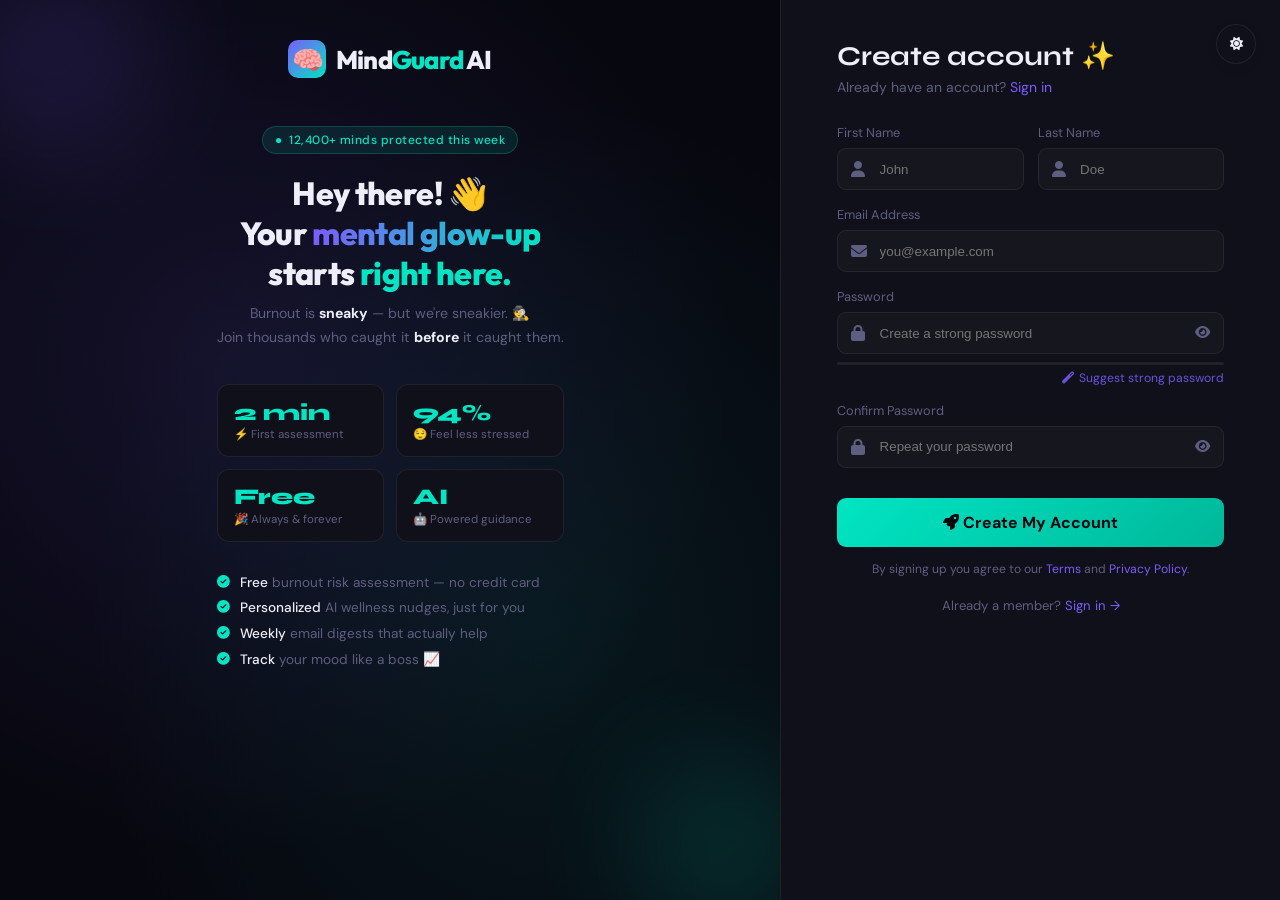
<file: frontend/pages/signup.html>
<!DOCTYPE html>
<html lang="en">
<head>
  <meta charset="UTF-8"/>
  <meta name="viewport" content="width=device-width, initial-scale=1.0"/>
  <title>Sign Up — MindGuard AI</title>
  <script>
    if (localStorage.getItem('theme') === 'light') {
      document.documentElement.classList.add('light-mode');
    }
  </script>
  <link href="https://fonts.googleapis.com/css2?family=Syne:wght@400;600;700;800&family=DM+Sans:wght@300;400;500&family=Outfit:wght@400;500;600;700;800&display=swap" rel="stylesheet"/>
  <link rel="stylesheet" href="https://cdnjs.cloudflare.com/ajax/libs/font-awesome/6.4.0/css/all.min.css"/>
  <style>
    :root{--bg:#07070f;--card:#10101a;--card2:#16161f;--border:rgba(255,255,255,0.07);--accent:#7c5cfc;--accent2:#00e5c3;--text:#eeeef8;--muted:#5e5e80;}
    html.light-mode{
      --bg:#f5f6fa;
      --card:#ffffff;
      --card2:#eff1f5;
      --border:rgba(0,0,0,0.08);
      --accent:#6040d8;
      --accent2:#009680;
      --accent3:#d63031;
      --warn:#d97706;
      --text:#1a1a26;
      --muted:#656784;
    }
    html.light-mode .left::before {
      background: radial-gradient(ellipse at 30% 40%, rgba(124,92,252,0.07) 0%, transparent 65%), radial-gradient(ellipse at 70% 70%, rgba(0,180,150,0.05) 0%, transparent 60%);
    }
    html.light-mode .submit-btn {
      color: #ffffff;
    }
    html.light-mode .logo-box {
      color: white;
    }
    html.light-mode .fun-badge {
      background: rgba(0,150,130,0.08);
      border: 1px solid rgba(0,150,130,0.18);
    }
    html.light-mode .sug-use {
      color: white;
    }
    *{margin:0;padding:0;box-sizing:border-box;}
    body{font-family:'DM Sans',sans-serif;background:var(--bg);color:var(--text);min-height:100vh;display:flex;}

    /* ── LEFT ── */
    .left{flex:1;position:relative;display:flex;flex-direction:column;justify-content:flex-start;align-items:center;padding:2.5rem 4rem 4rem;overflow:hidden;}
    .left::before{content:'';position:absolute;inset:0;background:radial-gradient(ellipse at 30% 40%,rgba(124,92,252,0.12) 0%,transparent 65%),radial-gradient(ellipse at 70% 70%,rgba(0,229,195,0.08) 0%,transparent 60%);pointer-events:none;}
    .left-content{position:relative;z-index:1;text-align:center;max-width:400px;}
    .blob{position:absolute;border-radius:50%;filter:blur(60px);pointer-events:none;opacity:0.15;}
    .blob1{width:220px;height:220px;background:var(--accent);top:-60px;left:-60px;}
    .blob2{width:180px;height:180px;background:var(--accent2);bottom:-40px;right:-40px;}

    .logo{font-family:'Outfit',sans-serif;font-weight:800;font-size:1.6rem;display:flex;align-items:center;justify-content:center;gap:0.6rem;margin-bottom:3rem;text-decoration:none;color:var(--text);letter-spacing:-0.03em;}
    .logo-box{width:38px;height:38px;background:linear-gradient(135deg,var(--accent),var(--accent2));border-radius:10px;display:flex;align-items:center;justify-content:center;}
    .logo em{color:var(--accent2);font-style:normal;}

    .fun-badge{display:inline-flex;align-items:center;gap:0.4rem;background:rgba(0,229,195,0.1);border:1px solid rgba(0,229,195,0.2);color:var(--accent2);font-size:0.75rem;font-weight:500;padding:0.3rem 0.75rem;border-radius:20px;margin-bottom:1.2rem;letter-spacing:0.04em;}
    .fun-badge .dot{animation:pulse-dot 1.5s ease-in-out infinite;}
    @keyframes pulse-dot{0%,100%{opacity:1;}50%{opacity:0.3;}}

    .left-content h2{font-family:'Outfit',sans-serif;font-size:2rem;font-weight:800;margin-bottom:0.6rem;line-height:1.25;letter-spacing:-0.02em;}
    .left-content h2 .hi{color:var(--accent2);}
    .left-content h2 .grad{background:linear-gradient(90deg,var(--accent),var(--accent2));-webkit-background-clip:text;-webkit-text-fill-color:transparent;background-clip:text;}
    .left-content .sub{color:var(--muted);font-size:0.88rem;margin-bottom:2.2rem;line-height:1.65;}
    .left-content .sub strong{color:var(--text);}

    .stat-row{display:grid;grid-template-columns:1fr 1fr;gap:0.75rem;margin-bottom:2rem;}
    .stat-card{background:var(--card);border:1px solid var(--border);border-radius:12px;padding:0.85rem 1rem;text-align:left;}
    .stat-card .s-num{font-family:'Syne',sans-serif;font-size:1.4rem;font-weight:800;color:var(--accent2);}
    .stat-card .s-label{font-size:0.72rem;color:var(--muted);margin-top:0.1rem;}

    .checklist{text-align:left;display:flex;flex-direction:column;gap:0.55rem;}
    .chk{display:flex;align-items:center;gap:0.65rem;color:var(--muted);font-size:0.85rem;}
    .chk i{color:var(--accent2);font-size:0.8rem;}
    .chk strong{color:var(--text);font-weight:500;}

    /* ── RIGHT ── */
    .right{width:500px;display:flex;flex-direction:column;justify-content:flex-start;padding:2.5rem 3.5rem 3rem;background:var(--card);border-left:1px solid var(--border);}
    .form-head{margin-bottom:1.75rem;}
    .form-head h1{font-family:'Syne',sans-serif;font-size:1.7rem;font-weight:700;margin-bottom:0.4rem;}
    .form-head p{color:var(--muted);font-size:0.875rem;}
    .form-head p a{color:var(--accent);text-decoration:none;}
    .form-row{display:grid;grid-template-columns:1fr 1fr;gap:0.875rem;}
    .field{margin-bottom:1rem;}
    .field label{display:block;font-size:0.8rem;color:var(--muted);margin-bottom:0.4rem;}
    .inp-wrap{position:relative;}
    .inp-wrap i.icon{position:absolute;left:0.9rem;top:50%;transform:translateY(-50%);color:var(--muted);transition:color 0.2s;}
    .inp-wrap input{width:100%;padding:0.8rem 0.9rem 0.8rem 2.6rem;background:var(--card2);border:1px solid var(--border);border-radius:9px;color:var(--text);outline:none;transition:border-color 0.2s;}
    .inp-wrap input:focus{border-color:var(--accent2);}
    .inp-wrap input.has-eye{padding-right:2.5rem;}
    .inp-wrap input.input-ok{border-color:rgba(0,229,195,0.5);}
    .inp-wrap input.input-err{border-color:rgba(255,107,107,0.6);}
    .inp-wrap input.input-warn{border-color:rgba(255,197,66,0.5);}

    /* Email hint strip */
    .email-hint{display:none;align-items:center;gap:0.45rem;font-size:0.75rem;margin-top:0.42rem;padding:0.45rem 0.7rem;border-radius:7px;border:1px solid transparent;line-height:1.4;}
    .email-hint.show{display:flex;}
    .email-hint.warn{background:rgba(255,197,66,0.08);border-color:rgba(255,197,66,0.25);color:#ffc542;}
    .email-hint.err{background:rgba(255,107,107,0.08);border-color:rgba(255,107,107,0.25);color:#ff6b6b;}
    .email-hint.ok{background:rgba(0,229,195,0.08);border-color:rgba(0,229,195,0.25);color:var(--accent2);}

    /* Typo suggestion */
    .email-suggest{display:none;font-size:0.75rem;color:var(--muted);margin-top:0.3rem;}
    .email-suggest.show{display:block;}
    .email-suggest button{background:none;border:none;color:var(--accent);cursor:pointer;font-size:0.75rem;font-family:inherit;padding:0;text-decoration:underline;}

    /* Strength */
    .str-bar{height:3px;border-radius:2px;background:var(--border);margin-top:0.45rem;overflow:hidden;}
    .str-fill{height:100%;width:0%;transition:width 0.3s;}
    .str-meta{display:flex;justify-content:space-between;align-items:center;margin-top:0.35rem;}
    .str-label{font-size:0.75rem;color:var(--muted);transition:color 0.3s;}

    /* Criteria */
    .criteria{display:none;flex-direction:column;gap:0.3rem;margin-top:0.55rem;padding:0.6rem 0.8rem;background:var(--card2);border:1px solid var(--border);border-radius:8px;}
    .criteria.visible{display:flex;}
    .crit{display:flex;align-items:center;gap:0.5rem;font-size:0.76rem;color:var(--muted);transition:color 0.3s;}
    .crit i{font-size:0.7rem;width:12px;text-align:center;transition:color 0.3s;}
    .crit.met{color:#00e5c3;}.crit.met i{color:#00e5c3;}

    /* Suggest */
    .suggest-row{display:flex;justify-content:flex-end;}
    .suggest-btn{background:none;border:none;color:var(--accent);font-size:0.76rem;cursor:pointer;font-family:inherit;padding:0;display:flex;align-items:center;gap:0.3rem;opacity:0.85;transition:opacity 0.2s;}
    .suggest-btn:hover{opacity:1;}
    .suggestion-box{display:none;margin-top:0.5rem;padding:0.55rem 0.75rem;background:var(--card2);border:1px solid rgba(124,92,252,0.35);border-radius:8px;align-items:center;justify-content:space-between;gap:0.5rem;}
    .suggestion-box.visible{display:flex;}
    .sug-pass{font-family:monospace;font-size:0.82rem;color:var(--accent2);letter-spacing:0.04em;word-break:break-all;}
    .sug-actions{display:flex;gap:0.45rem;flex-shrink:0;}
    .sug-use{background:var(--accent);border:none;color:#fff;font-size:0.73rem;font-family:inherit;padding:0.3rem 0.65rem;border-radius:6px;cursor:pointer;white-space:nowrap;}
    .sug-new{background:none;border:1px solid var(--border);color:var(--muted);font-size:0.73rem;font-family:inherit;padding:0.3rem 0.55rem;border-radius:6px;cursor:pointer;}
    .sug-new:hover{border-color:var(--muted);}

    .eye-btn{position:absolute;right:0.9rem;top:50%;transform:translateY(-50%);background:none;border:none;color:var(--muted);cursor:pointer;padding:0;font-size:0.85rem;line-height:1;}
    .submit-btn{width:100%;padding:0.875rem;background:linear-gradient(135deg,var(--accent2),#00b89a);border:none;border-radius:9px;color:#07070f;font-weight:700;cursor:pointer;margin-top:0.5rem;font-family:inherit;font-size:1rem;}
    .terms{font-size:0.76rem;color:var(--muted);text-align:center;margin-top:0.875rem;}
    .terms a{color:var(--accent);text-decoration:none;}
    .bottom-link{text-align:center;margin-top:1.25rem;color:var(--muted);font-size:0.82rem;}
    .bottom-link a{color:var(--accent);text-decoration:none;}
    .err-box{background:rgba(255,107,107,0.08);border:1px solid rgba(255,107,107,0.25);color:#ff6b6b;padding:0.7rem 0.9rem;border-radius:8px;margin-bottom:1rem;display:none;align-items:center;gap:0.5rem;}
    .ok-box{background:rgba(0,229,195,0.08);border:1px solid rgba(0,229,195,0.25);color:var(--accent2);padding:0.7rem 0.9rem;border-radius:8px;margin-bottom:1rem;display:none;align-items:center;gap:0.5rem;}

    @media(max-width:860px){.left{display:none;}.right{width:100%;padding:2rem 1.5rem;}.form-row{grid-template-columns:1fr;}}
  </style>
</head>
<body>

<button id="themeToggleBtn" onclick="toggleTheme()" class="floating-theme-btn" style="position:fixed;top:1.5rem;right:1.5rem;z-index:100;background:var(--card);border:1px solid var(--border);border-radius:50%;width:40px;height:40px;display:flex;align-items:center;justify-content:center;color:var(--text);cursor:pointer;box-shadow:0 4px 12px rgba(0,0,0,0.08);transition:all 0.2s;" aria-label="Toggle Theme">
  <i class="fas fa-sun"></i>
</button>

<div class="left">
  <div class="blob blob1"></div>
  <div class="blob blob2"></div>
  <div class="left-content">
    <a class="logo" href="../index.html"><div class="logo-box">🧠</div><span>Mind<em>Guard</em> AI</span></a>

    <div class="fun-badge"><span class="dot">●</span> 12,400+ minds protected this week</div>

    <h2>
      Hey there! 👋<br>
      Your <span class="grad">mental glow-up</span><br>
      starts <span class="hi">right here.</span>
    </h2>

    <p class="sub">
      Burnout is <strong>sneaky</strong> — but we're sneakier. 🕵️<br>
      Join thousands who caught it <strong>before</strong> it caught them.
    </p>

    <div class="stat-row">
      <div class="stat-card"><div class="s-num">2 min</div><div class="s-label">⚡ First assessment</div></div>
      <div class="stat-card"><div class="s-num">94%</div><div class="s-label">😌 Feel less stressed</div></div>
      <div class="stat-card"><div class="s-num">Free</div><div class="s-label">🎉 Always &amp; forever</div></div>
      <div class="stat-card"><div class="s-num">AI</div><div class="s-label">🤖 Powered guidance</div></div>
    </div>

    <div class="checklist">
      <div class="chk"><i class="fas fa-check-circle"></i><span><strong>Free</strong> burnout risk assessment — no credit card</span></div>
      <div class="chk"><i class="fas fa-check-circle"></i><span><strong>Personalized</strong> AI wellness nudges, just for you</span></div>
      <div class="chk"><i class="fas fa-check-circle"></i><span><strong>Weekly</strong> email digests that actually help</span></div>
      <div class="chk"><i class="fas fa-check-circle"></i><span><strong>Track</strong> your mood like a boss 📈</span></div>
    </div>
  </div>
</div>

<div class="right">
  <div class="form-head">
    <h1>Create account ✨</h1>
    <p>Already have an account? <a href="login.html">Sign in</a></p>
  </div>

  <div class="err-box" id="errBox"><i class="fas fa-exclamation-circle"></i><span id="errText"></span></div>
  <div class="ok-box"  id="okBox"><i class="fas fa-check-circle"></i> Account created! Redirecting to dashboard...</div>

  <form id="signupForm" novalidate autocomplete="off">
    <div class="form-row">
      <div class="field"><label>First Name</label><div class="inp-wrap"><i class="icon fas fa-user"></i><input type="text" id="fname" placeholder="John" required autocomplete="off"/></div></div>
      <div class="field"><label>Last Name</label><div class="inp-wrap"><i class="icon fas fa-user"></i><input type="text" id="lname" placeholder="Doe" required autocomplete="off"/></div></div>
    </div>

    <!-- Email -->
    <div class="field">
      <label>Email Address</label>
      <div class="inp-wrap">
        <i class="icon fas fa-envelope"></i>
        <input type="email" id="email" placeholder="you@example.com" required autocomplete="off"
          oninput="validateEmail(this.value)" onblur="validateEmailStrict(this.value)"/>
      </div>
      <div class="email-hint" id="emailHint"><i id="emailHintIcon" class="fas fa-info-circle"></i><span id="emailHintText"></span></div>
      <div class="email-suggest" id="emailSuggest">Did you mean <button type="button" onclick="applyEmailSuggest()"><span id="suggestEmail"></span></button>?</div>
    </div>

    <!-- Password -->
    <div class="field">
      <label>Password</label>
      <div class="inp-wrap">
        <i class="icon fas fa-lock"></i>
        <input type="password" id="pass" class="has-eye" placeholder="Create a strong password" required autocomplete="new-password"
          oninput="onPassInput(this.value)" onfocus="showCriteria()" onblur="hideCriteria()"/>
        <button type="button" class="eye-btn" id="eyeBtn" onclick="toggleEye('pass','eyeBtn')"><i class="fas fa-eye"></i></button>
      </div>
      <div class="str-bar"><div class="str-fill" id="strFill"></div></div>
      <div class="str-meta">
        <span class="str-label" id="strLabel"></span>
        <div class="suggest-row"><button type="button" class="suggest-btn" onclick="generateSuggestion()"><i class="fas fa-magic"></i> Suggest strong password</button></div>
      </div>
      <div class="criteria" id="criteria">
        <div class="crit unmet" id="crit-len"><i class="fas fa-circle"></i> At least 8 characters</div>
        <div class="crit unmet" id="crit-upper"><i class="fas fa-circle"></i> Uppercase letter (A–Z)</div>
        <div class="crit unmet" id="crit-num"><i class="fas fa-circle"></i> Number (0–9)</div>
        <div class="crit unmet" id="crit-sym"><i class="fas fa-circle"></i> Special character (!@#$…)</div>
      </div>
      <div class="suggestion-box" id="sugBox">
        <span class="sug-pass" id="sugPass"></span>
        <div class="sug-actions">
          <button type="button" class="sug-use" onclick="useSuggestion()">Use this</button>
          <button type="button" class="sug-new" onclick="generateSuggestion()"><i class="fas fa-redo-alt"></i></button>
        </div>
      </div>
    </div>

    <!-- Confirm Password -->
    <div class="field">
      <label>Confirm Password</label>
      <div class="inp-wrap">
        <i class="icon fas fa-lock"></i>
        <input type="password" id="pass2" class="has-eye" placeholder="Repeat your password" required autocomplete="new-password" oninput="checkMatch()"/>
        <button type="button" class="eye-btn" id="eyeBtn2" onclick="toggleEye('pass2','eyeBtn2')"><i class="fas fa-eye"></i></button>
      </div>
      <div class="str-meta" style="margin-top:0.35rem;"><span class="str-label" id="matchLabel"></span></div>
    </div>

    <button type="submit" class="submit-btn"><i class="fas fa-rocket"></i> Create My Account</button>
  </form>
  <p class="terms">By signing up you agree to our <a href="#">Terms</a> and <a href="#">Privacy Policy</a>.</p>
  <div class="bottom-link">Already a member? <a href="login.html">Sign in →</a></div>
</div>

<script>
/* ── Eye toggle ── */
function toggleEye(inputId,btnId){
  const inp=document.getElementById(inputId);
  const btn=document.getElementById(btnId).querySelector('i');
  if(inp.type==='password'){inp.type='text';btn.className='fas fa-eye-slash';}
  else{inp.type='password';btn.className='fas fa-eye';}
}

/* ══ EMAIL VALIDATION ══ */
const TYPOS={'gmial.com':'gmail.com','gmaill.com':'gmail.com','gamil.com':'gmail.com','gnail.com':'gmail.com','yaho.com':'yahoo.com','yahooo.com':'yahoo.com','yhoo.com':'yahoo.com','outlok.com':'outlook.com','outllok.com':'outlook.com','hotmial.com':'hotmail.com','hotmal.com':'hotmail.com','iclod.com':'icloud.com'};
let suggestedEmailFull='';

function setEmailInput(cls){
  const inp=document.getElementById('email');
  inp.className=cls||'';
}
function showEmailHint(type,msg){
  const h=document.getElementById('emailHint');
  const t=document.getElementById('emailHintText');
  const ico=document.getElementById('emailHintIcon');
  h.className='email-hint show '+type;
  t.textContent=msg;
  ico.className=type==='ok'?'fas fa-check-circle':type==='warn'?'fas fa-exclamation-triangle':'fas fa-times-circle';
  setEmailInput(type==='ok'?'input-ok':type==='err'?'input-err':'input-warn');
}
function hideEmailHint(){
  document.getElementById('emailHint').className='email-hint';
  document.getElementById('emailSuggest').className='email-suggest';
  setEmailInput('');
}

function validateEmail(val){
  document.getElementById('emailSuggest').className='email-suggest';
  if(!val){hideEmailHint();return;}

  if(!val.includes('@')){
    showEmailHint('err','Missing "@" — every email needs one (e.g. you@example.com)');return;
  }
  if((val.match(/@/g)||[]).length>1){
    showEmailHint('err','Only one "@" allowed in an email address.');return;
  }
  const[local,domain]=val.split('@');
  if(!local){
    showEmailHint('err','Add your name or alias before the "@" (e.g. yourname@…)');return;
  }
  if(!domain){
    showEmailHint('warn','Almost there! Add your provider after "@" (e.g. @gmail.com)');return;
  }
  if(!domain.includes('.')){
    showEmailHint('warn','Domain needs a dot — like @gmail.com or @company.org');return;
  }
  const tld=domain.split('.').pop();
  if(tld.length<2){
    showEmailHint('warn','The part after the last "." is too short (needs at least 2 letters, e.g. .com)');return;
  }
  if(TYPOS[domain]){
    const fixed=local+'@'+TYPOS[domain];
    suggestedEmailFull=fixed;
    document.getElementById('suggestEmail').textContent=fixed;
    document.getElementById('emailSuggest').className='email-suggest show';
    showEmailHint('warn','Looks like a typo — check the suggestion below!');return;
  }
  showEmailHint('ok','Looks great — valid email address!');
}

function validateEmailStrict(val){
  if(!val){hideEmailHint();return;}
  const re=/^[^\s@]+@[^\s@]+\.[^\s@]{2,}$/;
  if(!re.test(val)) showEmailHint('err','This doesn\'t look like a valid email. Try: yourname@example.com');
}
function applyEmailSuggest(){
  document.getElementById('email').value=suggestedEmailFull;
  document.getElementById('emailSuggest').className='email-suggest';
  validateEmail(suggestedEmailFull);
}

/* ══ PASSWORD STRENGTH ══ */
function scorePass(p){
  let s=0;
  const c={len:p.length>=8,upper:/[A-Z]/.test(p),num:/[0-9]/.test(p),sym:/[^A-Za-z0-9]/.test(p)};
  Object.values(c).forEach(v=>v&&s++);
  return{score:s,checks:c};
}
const STR_META=[
  {label:'',color:'transparent',width:'0%'},
  {label:'Weak',color:'#ff6b6b',width:'25%'},
  {label:'Fair',color:'#ffc542',width:'50%'},
  {label:'Good',color:'#7c5cfc',width:'75%'},
  {label:'Strong',color:'#00e5c3',width:'100%'}
];
function onPassInput(p){
  const{score,checks}=scorePass(p);
  const m=STR_META[score];
  const fill=document.getElementById('strFill');
  fill.style.width=m.width;fill.style.background=m.color;
  const lbl=document.getElementById('strLabel');
  lbl.textContent=p.length?m.label:'';lbl.style.color=m.color;
  setCrit('crit-len',checks.len);setCrit('crit-upper',checks.upper);
  setCrit('crit-num',checks.num);setCrit('crit-sym',checks.sym);
  if(document.getElementById('pass2').value) checkMatch();
}
function setCrit(id,met){
  const el=document.getElementById(id);
  el.className='crit '+(met?'met':'unmet');
  el.querySelector('i').className=met?'fas fa-check-circle':'fas fa-circle';
}
let criteriaVisible=false;
function showCriteria(){criteriaVisible=true;document.getElementById('criteria').classList.add('visible');}
function hideCriteria(){setTimeout(()=>{criteriaVisible=false;document.getElementById('criteria').classList.remove('visible');},150);}

function checkMatch(){
  const p=document.getElementById('pass').value,p2=document.getElementById('pass2').value;
  const lbl=document.getElementById('matchLabel');
  if(!p2){lbl.textContent='';return;}
  if(p===p2){lbl.textContent='✓ Passwords match';lbl.style.color='#00e5c3';}
  else{lbl.textContent='✗ Passwords do not match';lbl.style.color='#ff6b6b';}
}

/* ── Password suggester ── */
const ADJ=['Swift','Brave','Calm','Bold','Wise','Sharp','Vivid','Lush','Chill','Zenith'];
const NOUNS=['Panda','River','Storm','Cedar','Falcon','Ember','Lotus','Comet','Lagoon','Prism'];
const SYMS=['!','@','#','$','&','*'];
function generateSuggestion(){
  const pwd=ADJ[Math.floor(Math.random()*ADJ.length)]+NOUNS[Math.floor(Math.random()*NOUNS.length)]+(Math.floor(10+Math.random()*90))+SYMS[Math.floor(Math.random()*SYMS.length)];
  document.getElementById('sugPass').textContent=pwd;
  document.getElementById('sugBox').classList.add('visible');
}
function useSuggestion(){
  const pwd=document.getElementById('sugPass').textContent;
  const inp=document.getElementById('pass');
  inp.type='text';
  document.getElementById('eyeBtn').querySelector('i').className='fas fa-eye-slash';
  inp.value=pwd;onPassInput(pwd);
  document.getElementById('sugBox').classList.remove('visible');
  document.getElementById('criteria').classList.add('visible');
}


/* ── Submit ── */
const API_BASE = window.location.origin;

/* ================= SIGNUP SUBMIT ================= */
document.getElementById('signupForm').addEventListener('submit', async function(e){
  e.preventDefault();

  const fn = document.getElementById('fname').value.trim();
  const ln = document.getElementById('lname').value.trim();
  const em = document.getElementById('email').value.trim();
  const p  = document.getElementById('pass').value;
  const p2 = document.getElementById('pass2').value;

  if(p !== p2){
    document.getElementById('errText').innerText = "Passwords do not match";
    document.getElementById('errBox').style.display = 'flex';
    return;
  }

  try{
    const resp = await fetch(`${API_BASE}/api/v1/auth/signup`, {
      method:'POST',
      headers:{'Content-Type':'application/json'},
      body: JSON.stringify({
        email: em,
        password: p,
        name: fn + " " + ln
      })
    });

    const data = await resp.json();

    if(!resp.ok){
      document.getElementById('errText').innerText = data.detail || "Signup failed";
      document.getElementById('errBox').style.display = 'flex';
      return
    }

    localStorage.setItem('mg_user', JSON.stringify({
      user_id: data.user_id,
      email: data.email,
      name: data.name || (fn + " " + ln)
    }));
    localStorage.setItem('mg_loggedin', 'true');

    document.getElementById('okBox').style.display = 'flex';

    setTimeout(()=>{
      window.location.href = "dashboard.html";
    },1200);

  }catch(err){
    document.getElementById('errText').innerText = "Server error";
    document.getElementById('errBox').style.display = 'flex';
  }
});

// Force clear inputs on page load/refresh to bypass browser auto-fill
window.addEventListener('DOMContentLoaded', () => {
  document.getElementById('signupForm').reset();
  document.getElementById('fname').value = "";
  document.getElementById('lname').value = "";
  document.getElementById('email').value = "";
  document.getElementById('pass').value = "";
  document.getElementById('pass2').value = "";
});

// Theme functions
function toggleTheme() {
  const isLight = document.documentElement.classList.toggle('light-mode');
  localStorage.setItem('theme', isLight ? 'light' : 'dark');
  updateThemeIcon();
}
function updateThemeIcon() {
  const btn = document.getElementById('themeToggleBtn');
  if (!btn) return;
  const isLight = document.documentElement.classList.contains('light-mode');
  btn.innerHTML = isLight ? '<i class="fas fa-moon"></i>' : '<i class="fas fa-sun"></i>';
  btn.setAttribute('title', isLight ? 'Switch to Dark Mode' : 'Switch to Light Mode');
}
updateThemeIcon();
</script>
</body>
</html>
</file>
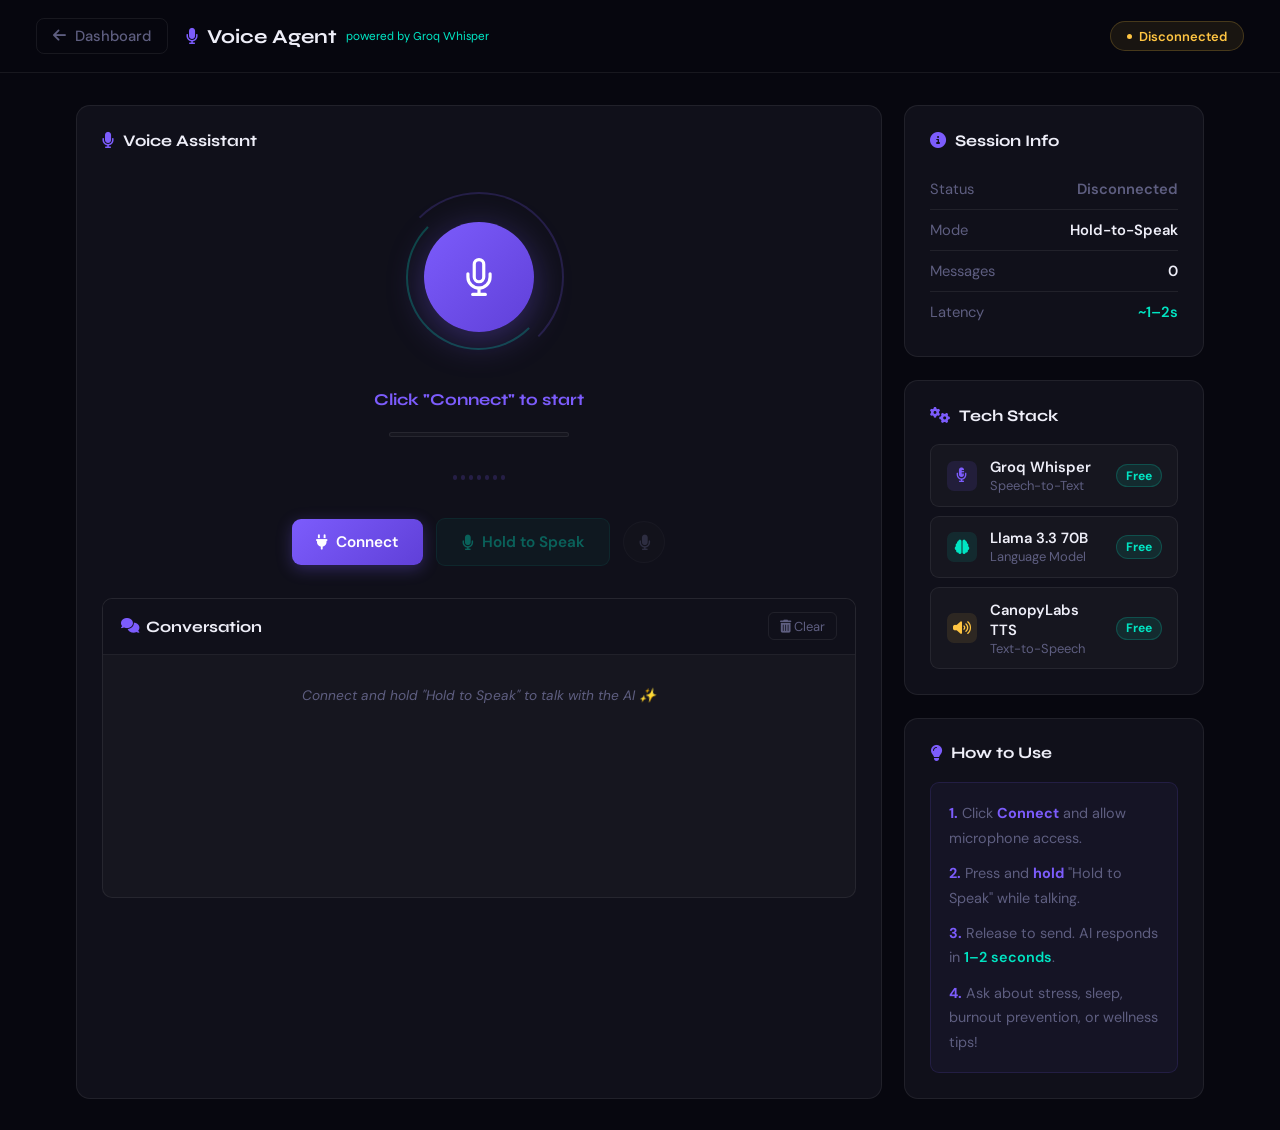
<file: frontend/pages/voice.html>
<!DOCTYPE html>
<html lang="en">
<head>
  <meta charset="UTF-8"/>
  <meta name="viewport" content="width=device-width, initial-scale=1.0"/>
  <title>Voice Agent — MindGuard AI</title>
  <script>
    if (localStorage.getItem('theme') === 'light') {
      document.documentElement.classList.add('light-mode');
    }
  </script>
  <link href="https://fonts.googleapis.com/css2?family=Syne:wght@400;600;700;800&family=DM+Sans:wght@300;400;500&display=swap" rel="stylesheet"/>
  <link rel="stylesheet" href="https://cdnjs.cloudflare.com/ajax/libs/font-awesome/6.4.0/css/all.min.css"/>
  <style>
    html{font-size:18px;}
    :root{--bg:#07070f;--card:#10101a;--card2:#16161f;--border:rgba(255,255,255,0.07);--accent:#7c5cfc;--accent2:#00e5c3;--accent3:#ff6b6b;--warn:#ffc542;--text:#eeeef8;--muted:#5e5e80;}
    html.light-mode{
      --bg:#f5f6fa;
      --card:#ffffff;
      --card2:#eff1f5;
      --border:rgba(0,0,0,0.08);
      --accent:#6040d8;
      --accent2:#009680;
      --accent3:#d63031;
      --warn:#d97706;
      --text:#1a1a26;
      --muted:#656784;
    }
    html.light-mode .topbar{background:rgba(255,255,255,0.95);border-bottom:1px solid var(--border);}
    html.light-mode .orb-wrap {
      background: radial-gradient(circle, rgba(96,64,216,0.05) 0%, transparent 70%);
    }
    html.light-mode .btn-disconnect {
      color: white;
    }
    html.light-mode .back-btn:hover {
      border-color: rgba(0,0,0,0.15);
    }
    *,*::before,*::after{box-sizing:border-box;margin:0;padding:0;}
    body{font-family:'DM Sans',sans-serif;background:var(--bg);color:var(--text);min-height:100vh;display:flex;flex-direction:column;}

    /* ── TOPBAR (no sidebar) ── */
    .topbar{padding:1rem 2rem;border-bottom:1px solid var(--border);display:flex;align-items:center;justify-content:space-between;background:rgba(7,7,15,0.95);backdrop-filter:blur(12px);position:sticky;top:0;z-index:40;}
    .topbar-left{display:flex;align-items:center;gap:1rem;}
    .back-btn{display:flex;align-items:center;gap:0.5rem;color:var(--muted);text-decoration:none;font-size:0.82rem;font-weight:500;padding:0.4rem 0.875rem;border:1px solid var(--border);border-radius:8px;transition:all 0.2s;}
    .back-btn:hover{color:var(--text);border-color:rgba(255,255,255,0.15);}
    .topbar-title{font-family:'Syne',sans-serif;font-size:1.1rem;font-weight:700;display:flex;align-items:center;gap:0.5rem;}
    .topbar-title i{color:var(--accent);font-size:0.9rem;}
    .topbar-title span{font-size:0.68rem;color:var(--accent2);font-weight:400;}
    .status-pill{padding:0.3rem 0.875rem;border-radius:100px;font-size:0.72rem;font-weight:600;display:flex;align-items:center;gap:0.4rem;border:1px solid;}
    .status-ok  {background:rgba(0,229,195,0.08);color:var(--accent2);border-color:rgba(0,229,195,0.2);}
    .status-warn{background:rgba(255,197,66,0.08);color:var(--warn);border-color:rgba(255,197,66,0.2);}
    .status-err {background:rgba(255,107,107,0.08);color:var(--accent3);border-color:rgba(255,107,107,0.2);}
    .status-dot{width:5px;height:5px;border-radius:50%;background:currentColor;animation:sblink 2s infinite;}
    @keyframes sblink{0%,100%{opacity:1;}50%{opacity:0.3;}}

    /* ── LAYOUT ── */
    .page-content{flex:1;padding:1.75rem 2rem;display:grid;grid-template-columns:1fr 300px;gap:1.25rem;max-width:1200px;margin:0 auto;width:100%;}

    /* ── CARDS ── */
    .card{background:var(--card);border:1px solid var(--border);border-radius:14px;padding:1.375rem;}
    .card-hd{font-family:'Syne',sans-serif;font-size:0.9rem;font-weight:700;margin-bottom:1.1rem;display:flex;align-items:center;gap:0.5rem;}
    .card-hd i{color:var(--accent);}

    /* ── ORB ── */
    .orb-section{display:flex;flex-direction:column;align-items:center;gap:1.25rem;padding:1rem 0 0.5rem;}
    .orb-wrap{position:relative;width:180px;height:180px;display:flex;align-items:center;justify-content:center;}
    .ring{position:absolute;border-radius:50%;border:2px solid transparent;pointer-events:none;}
    .ring-1{width:170px;height:170px;border-top-color:var(--accent);border-right-color:var(--accent);opacity:0.2;animation:spin 8s linear infinite;}
    .ring-2{width:145px;height:145px;border-bottom-color:var(--accent2);border-left-color:var(--accent2);opacity:0.25;animation:spin 5s linear infinite reverse;}
    .wave{position:absolute;border-radius:50%;border:2px solid var(--accent);opacity:0;}
    .wave-1{width:120px;height:120px;}.wave-2{width:148px;height:148px;}.wave-3{width:175px;height:175px;}
    .orb-wrap.listening .wave{border-color:var(--accent2);animation:wavePulse 1.4s ease-out infinite;}
    .orb-wrap.listening .wave-2{animation-delay:0.2s;}.orb-wrap.listening .wave-3{animation-delay:0.4s;}
    .orb-wrap.speaking .wave{border-color:var(--accent);animation:wavePulse 1.4s ease-out infinite;}
    .orb-wrap.speaking .wave-2{animation-delay:0.2s;}.orb-wrap.speaking .wave-3{animation-delay:0.4s;}
    .orb{width:110px;height:110px;border-radius:50%;background:linear-gradient(135deg,var(--accent),#6040d8);display:flex;align-items:center;justify-content:center;box-shadow:0 8px 36px rgba(124,92,252,0.35);cursor:pointer;transition:transform 0.2s,box-shadow 0.2s;position:relative;z-index:1;}
    .orb:hover{transform:scale(1.06);box-shadow:0 12px 48px rgba(124,92,252,0.5);}
    .orb.listening{background:linear-gradient(135deg,#0a9a5a,var(--accent2));box-shadow:0 8px 36px rgba(0,229,195,0.4);}
    .orb.speaking{animation:orbPulse 1.5s ease-in-out infinite;}
    .orb svg{width:38px;height:38px;color:white;}
    @keyframes orbPulse{0%,100%{box-shadow:0 8px 36px rgba(124,92,252,0.35);}50%{box-shadow:0 8px 60px rgba(124,92,252,0.7);}}
    .state-label{font-family:'Syne',sans-serif;font-weight:700;font-size:0.92rem;color:var(--accent);text-align:center;}
    .vol-wrap{width:180px;height:5px;background:var(--card2);border:1px solid var(--border);border-radius:5px;overflow:hidden;}
    .vol-bar{height:100%;width:0%;background:linear-gradient(90deg,var(--accent),var(--accent2));border-radius:5px;transition:width 0.08s;}
    .waveform{display:flex;align-items:center;gap:4px;height:36px;}
    .waveform .b{width:4px;border-radius:4px;background:var(--accent);opacity:0.2;height:5px;transition:height 0.08s,opacity 0.1s;}
    .waveform.active .b{opacity:1;animation:barBounce 0.8s ease-in-out infinite;}
    .waveform.active.listening .b{background:var(--accent2);}
    .waveform.active .b:nth-child(1){animation-delay:0.00s;}.waveform.active .b:nth-child(2){animation-delay:0.10s;}
    .waveform.active .b:nth-child(3){animation-delay:0.20s;}.waveform.active .b:nth-child(4){animation-delay:0.30s;}
    .waveform.active .b:nth-child(5){animation-delay:0.20s;}.waveform.active .b:nth-child(6){animation-delay:0.10s;}
    .waveform.active .b:nth-child(7){animation-delay:0.00s;}

    /* ── CONTROLS ── */
    .controls{display:flex;align-items:center;gap:0.75rem;flex-wrap:wrap;justify-content:center;}
    .btn{border:none;cursor:pointer;font-family:'DM Sans',sans-serif;font-weight:600;border-radius:9px;display:inline-flex;align-items:center;gap:0.5rem;transition:all 0.2s;font-size:0.85rem;padding:0.72rem 1.35rem;}
    .btn:disabled{opacity:0.38;cursor:not-allowed;transform:none !important;box-shadow:none !important;}
    .btn-connect{background:linear-gradient(135deg,var(--accent),#6040d8);color:white;box-shadow:0 4px 16px rgba(124,92,252,0.3);}
    .btn-connect:hover:not(:disabled){transform:translateY(-1px);box-shadow:0 6px 24px rgba(124,92,252,0.45);}
    .btn-disconnect{background:rgba(255,107,107,0.1);color:var(--accent3);border:1px solid rgba(255,107,107,0.25);}
    .btn-disconnect:hover:not(:disabled){background:rgba(255,107,107,0.18);}
    .btn-hold{background:rgba(0,229,195,0.1);color:var(--accent2);border:1px solid rgba(0,229,195,0.2);user-select:none;-webkit-user-select:none;}
    .btn-hold:hover:not(:disabled){background:rgba(0,229,195,0.18);}
    .btn-hold.recording{background:rgba(0,229,195,0.2);border-color:var(--accent2);box-shadow:0 0 20px rgba(0,229,195,0.25);}
    .btn-icon{background:var(--card2);color:var(--muted);border:1px solid var(--border);width:42px;height:42px;border-radius:50%;padding:0;justify-content:center;}
    .btn-icon:hover:not(:disabled){border-color:var(--accent);color:var(--accent);}
    .btn-icon.muted{background:rgba(255,107,107,0.1);color:var(--accent3);border-color:rgba(255,107,107,0.25);}

    /* ── CHAT ── */
    .chat-panel{display:flex;flex-direction:column;background:var(--card2);border:1px solid var(--border);border-radius:10px;overflow:hidden;min-height:300px;max-height:420px;margin-top:1.25rem;}
    .chat-hd{padding:0.75rem 1rem;background:var(--card);border-bottom:1px solid var(--border);display:flex;align-items:center;justify-content:space-between;}
    .chat-hd h3{font-family:'Syne',sans-serif;font-size:0.88rem;font-weight:700;display:flex;align-items:center;gap:0.4rem;}
    .chat-hd h3 i{color:var(--accent);font-size:0.82rem;}
    .chat-clear{background:none;border:1px solid var(--border);border-radius:6px;color:var(--muted);font-size:0.72rem;padding:0.25rem 0.6rem;cursor:pointer;font-family:'DM Sans';transition:all 0.2s;}
    .chat-clear:hover{border-color:var(--accent);color:var(--accent);}
    .msgs{flex:1;overflow-y:auto;padding:1rem 0.875rem;display:flex;flex-direction:column;gap:0.75rem;scroll-behavior:smooth;}
    .msgs::-webkit-scrollbar{width:3px;}.msgs::-webkit-scrollbar-thumb{background:var(--border);border-radius:3px;}
    .msg{max-width:88%;padding:0.65rem 0.875rem;border-radius:10px;font-size:0.84rem;line-height:1.6;animation:msgIn 0.22s ease-out;}
    .msg .lbl{font-size:0.66rem;font-weight:700;text-transform:uppercase;letter-spacing:0.06em;margin-bottom:0.2rem;opacity:0.6;}
    .msg.user{align-self:flex-end;background:rgba(0,229,195,0.07);border:1px solid rgba(0,229,195,0.14);}
    .msg.assistant{align-self:flex-start;background:rgba(124,92,252,0.08);border:1px solid rgba(124,92,252,0.14);}
    .msg.system{align-self:center;background:transparent;color:var(--muted);font-size:0.76rem;font-style:italic;}
    .msg.error-msg{align-self:center;background:rgba(255,107,107,0.08);color:var(--accent3);font-size:0.78rem;border:1px solid rgba(255,107,107,0.2);}
    .typing{display:flex;gap:5px;align-items:center;padding:0.1rem 0;}
    .typing span{width:6px;height:6px;border-radius:50%;background:var(--accent);opacity:0.5;animation:typingBounce 1.2s infinite;}
    .typing span:nth-child(2){animation-delay:.2s;}.typing span:nth-child(3){animation-delay:.4s;}

    /* ── RIGHT PANEL ── */
    .info-panel{display:flex;flex-direction:column;gap:1.25rem;}
    .ctx-row{display:flex;justify-content:space-between;align-items:center;padding:0.55rem 0;border-bottom:1px solid var(--border);font-size:0.82rem;}
    .ctx-row:last-child{border:none;}.ctx-lbl{color:var(--muted);}.ctx-val{font-weight:600;}
    .tech-list{display:flex;flex-direction:column;gap:0.5rem;}
    .tech-item{display:flex;align-items:center;gap:0.75rem;padding:0.65rem 0.875rem;background:var(--card2);border:1px solid var(--border);border-radius:9px;}
    .tech-ic{width:30px;height:30px;border-radius:7px;display:flex;align-items:center;justify-content:center;font-size:0.8rem;flex-shrink:0;}
    .tech-name{font-size:0.82rem;font-weight:600;}.tech-sub{font-size:0.72rem;color:var(--muted);}
    .tech-tag{margin-left:auto;font-size:0.68rem;font-weight:700;padding:0.15rem 0.5rem;border-radius:100px;background:rgba(0,229,195,0.1);color:var(--accent2);border:1px solid rgba(0,229,195,0.2);}
    .tip-box{background:rgba(124,92,252,0.05);border:1px solid rgba(124,92,252,0.14);border-radius:9px;padding:1rem;font-size:0.8rem;color:var(--muted);line-height:1.7;}
    .tip-box p{margin-bottom:0.6rem;}.tip-box p:last-child{margin-bottom:0;}
    .tip-box strong{color:var(--accent);}.tip-box em{color:var(--accent2);font-style:normal;font-weight:600;}

    /* ── TOAST ── */
    .toast{position:fixed;bottom:1.5rem;right:1.5rem;padding:0.8rem 1.1rem;border-radius:10px;font-size:0.82rem;font-weight:500;z-index:9999;animation:tslide 0.3s ease;display:flex;align-items:center;gap:0.5rem;box-shadow:0 8px 30px rgba(0,0,0,0.4);max-width:320px;}
    .toast-ok  {background:#0a1f1a;border:1px solid rgba(0,229,195,0.25);color:var(--accent2);}
    .toast-warn{background:#1f1a0a;border:1px solid rgba(255,197,66,0.25);color:var(--warn);}
    .toast-err {background:#1f0a0a;border:1px solid rgba(255,107,107,0.25);color:var(--accent3);}

    @keyframes spin        {to{transform:rotate(360deg);}}
    @keyframes wavePulse   {0%{opacity:0.6;transform:scale(1);}100%{opacity:0;transform:scale(1.5);}}
    @keyframes barBounce   {0%,100%{height:5px;}50%{height:24px;}}
    @keyframes msgIn       {from{opacity:0;transform:translateY(7px);}to{opacity:1;transform:none;}}
    @keyframes typingBounce{0%,80%,100%{transform:translateY(0);}40%{transform:translateY(-5px);}}
    @keyframes tslide      {from{transform:translateY(16px);opacity:0;}to{transform:none;opacity:1;}}

    /* Hide topbar when loaded inside iframe */
    body.in-iframe .topbar {
      display: none !important;
    }
    body.in-iframe .page-content {
      padding: 1.75rem 2rem;
    }
    @media(max-width:860px){
      .page-content{grid-template-columns:1fr;padding:1rem;}
      .topbar{padding:0.875rem 1rem;}
      body.in-iframe {
        min-height: 100dvh;
        overflow-y: auto;
      }
      body.in-iframe .page-content {
        display: flex;
        flex-direction: column;
        padding: 0.75rem 0.5rem;
        gap: 1rem;
      }
      body.in-iframe .page-content > .card {
        display: flex;
        flex-direction: column;
        min-height: calc(100dvh - 35px); /* Occupy full dynamic viewport height inside iframe */
      }
      body.in-iframe .chat-panel {
        flex: 1;
        max-height: none;
        min-height: 220px;
      }
    }
  </style>
</head>
<body>

<!-- TOPBAR ONLY — no sidebar -->
<div class="topbar">
  <div class="topbar-left">
    <a href="dashboard.html" class="back-btn"><i class="fas fa-arrow-left"></i> Dashboard</a>
    <div class="topbar-title">
      <i class="fas fa-microphone"></i> Voice Agent
      <span>powered by Groq Whisper</span>
    </div>
  </div>
  <div class="status-pill status-warn" id="statusPill">
    <div class="status-dot"></div>
    <span id="statusText">Disconnected</span>
  </div>
</div>

<!-- PAGE CONTENT -->
<div class="page-content">

  <!-- LEFT: Voice + Chat -->
  <div class="card">
    <div class="card-hd"><i class="fas fa-microphone"></i> Voice Assistant</div>
    <div class="orb-section">
      <div class="orb-wrap" id="orbWrap">
        <div class="ring ring-1"></div>
        <div class="ring ring-2"></div>
        <div class="wave wave-1"></div>
        <div class="wave wave-2"></div>
        <div class="wave wave-3"></div>
        <div class="orb" id="orb">
          <svg viewBox="0 0 24 24" fill="none" stroke="currentColor" stroke-width="2" stroke-linecap="round" stroke-linejoin="round">
            <path d="M12 1a3 3 0 0 0-3 3v8a3 3 0 0 0 6 0V4a3 3 0 0 0-3-3z"/>
            <path d="M19 10v2a7 7 0 0 1-14 0v-2"/>
            <line x1="12" y1="19" x2="12" y2="23"/>
            <line x1="8" y1="23" x2="16" y2="23"/>
          </svg>
        </div>
      </div>
      <div class="state-label" id="stateLabel">Click "Connect" to start</div>
      <div class="vol-wrap"><div class="vol-bar" id="volBar"></div></div>
      <div class="waveform" id="waveform">
        <div class="b"></div><div class="b"></div><div class="b"></div>
        <div class="b"></div><div class="b"></div><div class="b"></div>
        <div class="b"></div>
      </div>
      <div class="controls">
        <button class="btn btn-connect" id="connBtn" onclick="toggleConnect()"><i class="fas fa-plug"></i> Connect</button>
        <button class="btn btn-hold" id="holdBtn" disabled onmousedown="startRecording()" onmouseup="stopRecording()" ontouchstart="startRecording()" ontouchend="stopRecording()"><i class="fas fa-microphone"></i> Hold to Speak</button>
        <button class="btn btn-icon" id="muteBtn" onclick="toggleMute()" disabled title="Mute"><i class="fas fa-microphone" id="muteIcon"></i></button>
      </div>
    </div>
    <div class="chat-panel">
      <div class="chat-hd">
        <h3><i class="fas fa-comments"></i> Conversation</h3>
        <button class="chat-clear" onclick="clearChat()"><i class="fas fa-trash-alt"></i> Clear</button>
      </div>
      <div class="msgs" id="msgs">
        <div class="msg system">Connect and hold "Hold to Speak" to talk with the AI ✨</div>
      </div>
    </div>
  </div>

  <!-- RIGHT: Info -->
  <div class="info-panel">
    <div class="card">
      <div class="card-hd"><i class="fas fa-info-circle"></i> Session Info</div>
      <div class="ctx-row"><span class="ctx-lbl">Status</span><span class="ctx-val" id="infoStatus" style="color:var(--muted)">Disconnected</span></div>
      <div class="ctx-row"><span class="ctx-lbl">Mode</span><span class="ctx-val">Hold-to-Speak</span></div>
      <div class="ctx-row"><span class="ctx-lbl">Messages</span><span class="ctx-val" id="infoMsgCount">0</span></div>
      <div class="ctx-row"><span class="ctx-lbl">Latency</span><span class="ctx-val" style="color:var(--accent2)">~1–2s</span></div>
    </div>
    <div class="card">
      <div class="card-hd"><i class="fas fa-cogs"></i> Tech Stack</div>
      <div class="tech-list">
        <div class="tech-item">
          <div class="tech-ic" style="background:rgba(124,92,252,0.12);color:var(--accent)"><i class="fas fa-microphone-alt"></i></div>
          <div><div class="tech-name">Groq Whisper</div><div class="tech-sub">Speech-to-Text</div></div>
          <span class="tech-tag">Free</span>
        </div>
        <div class="tech-item">
          <div class="tech-ic" style="background:rgba(0,229,195,0.1);color:var(--accent2)"><i class="fas fa-brain"></i></div>
          <div><div class="tech-name">Llama 3.3 70B</div><div class="tech-sub">Language Model</div></div>
          <span class="tech-tag">Free</span>
        </div>
        <div class="tech-item">
          <div class="tech-ic" style="background:rgba(255,197,66,0.1);color:var(--warn)"><i class="fas fa-volume-up"></i></div>
          <div><div class="tech-name">CanopyLabs TTS</div><div class="tech-sub">Text-to-Speech</div></div>
          <span class="tech-tag">Free</span>
        </div>
      </div>
    </div>
    <div class="card">
      <div class="card-hd"><i class="fas fa-lightbulb"></i> How to Use</div>
      <div class="tip-box">
        <p><strong>1.</strong> Click <strong>Connect</strong> and allow microphone access.</p>
        <p><strong>2.</strong> Press and <strong>hold</strong> "Hold to Speak" while talking.</p>
        <p><strong>3.</strong> Release to send. AI responds in <em>1–2 seconds</em>.</p>
        <p><strong>4.</strong> Ask about stress, sleep, burnout prevention, or wellness tips!</p>
      </div>
    </div>
  </div>
</div>

<script>
  if (window.self !== window.top) {
    document.body.classList.add('in-iframe');
  }
  const WS_URL = (window.location.protocol === 'https:' ? 'wss://' : 'ws://') + window.location.host + '/voice/ws';
  let ws=null,connected=false,muted=false,recording=false,mediaRecorder=null,audioStream=null,chunks=[],msgCount=0;
  const statusPill=document.getElementById('statusPill'),statusText=document.getElementById('statusText'),stateLabel=document.getElementById('stateLabel');
  const orbWrap=document.getElementById('orbWrap'),orb=document.getElementById('orb'),waveform=document.getElementById('waveform');
  const volBar=document.getElementById('volBar'),connBtn=document.getElementById('connBtn'),holdBtn=document.getElementById('holdBtn');
  const muteBtn=document.getElementById('muteBtn'),muteIcon=document.getElementById('muteIcon'),msgs=document.getElementById('msgs');
  const infoStatus=document.getElementById('infoStatus'),infoMsgCount=document.getElementById('infoMsgCount');

  function setUI(state,label){
    orbWrap.className='orb-wrap';orb.className='orb';waveform.className='waveform';statusPill.className='status-pill';
    stateLabel.textContent=label||state;
    const map={
      disconnected:()=>{statusPill.classList.add('status-warn');statusText.textContent='Disconnected';infoStatus.textContent='Disconnected';infoStatus.style.color='var(--muted)';},
      ready:()=>{statusPill.classList.add('status-ok');statusText.textContent='Connected';infoStatus.textContent='Connected';infoStatus.style.color='var(--accent2)';},
      listening:()=>{statusPill.classList.add('status-ok');statusText.textContent='Listening…';infoStatus.textContent='Listening';infoStatus.style.color='var(--accent2)';orbWrap.classList.add('listening');orb.classList.add('listening');waveform.classList.add('active','listening');},
      transcribing:()=>{statusPill.classList.add('status-ok');statusText.textContent='Transcribing…';infoStatus.textContent='Processing';infoStatus.style.color='var(--accent)';},
      thinking:()=>{statusPill.classList.add('status-ok');statusText.textContent='Thinking…';infoStatus.textContent='AI Thinking';infoStatus.style.color='var(--accent)';},
      speaking:()=>{statusPill.classList.add('status-ok');statusText.textContent='AI Speaking';infoStatus.textContent='AI Speaking';infoStatus.style.color='var(--accent)';orbWrap.classList.add('speaking');orb.classList.add('speaking');waveform.classList.add('active');},
      error:()=>{statusPill.classList.add('status-err');statusText.textContent='Error';infoStatus.textContent='Error';infoStatus.style.color='var(--accent3)';}
    };
    (map[state]||map.disconnected)();
  }

  function addMsg(role,text){
    const ph=msgs.querySelector('.msg.system');if(ph&&msgs.children.length===1)ph.remove();
    const d=document.createElement('div');d.className=`msg ${role}`;
    if(role==='user'||role==='assistant'){const l=document.createElement('div');l.className='lbl';l.textContent=role==='user'?'You':'AI';d.appendChild(l);}
    d.appendChild(document.createTextNode(text));msgs.appendChild(d);msgs.scrollTop=msgs.scrollHeight;
    msgCount++;infoMsgCount.textContent=msgCount;
  }
  function showTyping(){const d=document.createElement('div');d.className='msg assistant';d.id='typing';d.innerHTML='<div class="lbl">AI</div><div class="typing"><span></span><span></span><span></span></div>';msgs.appendChild(d);msgs.scrollTop=msgs.scrollHeight;}
  function removeTyping(){document.getElementById('typing')?.remove();}
  function showToast(msg,type='ok'){const el=document.createElement('div');el.className=`toast toast-${type}`;el.innerHTML=`<i class="fas fa-${type==='ok'?'check-circle':type==='warn'?'exclamation-triangle':'times-circle'}"></i> ${msg}`;document.body.appendChild(el);setTimeout(()=>el.remove(),3500);}
  function speakText(text) {
    const speech = new SpeechSynthesisUtterance(text);
    speech.rate = 1;
    speech.pitch = 1;
    speech.volume = 1;

    window.speechSynthesis.cancel(); // stop previous
    window.speechSynthesis.speak(speech);
  } 
  async function toggleConnect(){
    if(connected){disconnect();return;}
    try{audioStream=await navigator.mediaDevices.getUserMedia({audio:{sampleRate:16000,channelCount:1}});}
    catch{addMsg('system','⚠️ Microphone denied.');showToast('Microphone access denied','err');return;}
    setUI('transcribing','Connecting…');
    ws=new WebSocket(WS_URL);
    ws.onopen=()=>{connected=true;setUI('ready','Hold "Hold to Speak" and talk');connBtn.innerHTML='<i class="fas fa-times"></i> Disconnect';connBtn.className='btn btn-disconnect';holdBtn.disabled=false;muteBtn.disabled=false;showToast('Connected to Voice Agent!','ok');};
    ws.onmessage=async(evt)=>{
      if(evt.data instanceof Blob){await playAudio(evt.data);return;}
      const data=JSON.parse(evt.data);
      if(data.type==='status'){const labels={ready:'Hold to speak…',transcribing:'Transcribing…',thinking:'AI is thinking…',speaking:'AI is speaking…',history_cleared:'Conversation cleared ✓'};setUI(data.state||'ready',labels[data.state]||data.text);}
      else if(data.type==='transcript'){removeTyping();addMsg('user',data.text);showTyping();}
      else if(data.type==='response'){removeTyping();addMsg('assistant',data.text);
    }
      else if(data.type==='error'){removeTyping();const d=document.createElement('div');d.className='msg error-msg';d.textContent='⚠️ '+data.text;msgs.appendChild(d);msgs.scrollTop=msgs.scrollHeight;setUI('ready','Hold to speak…');}
    };
    ws.onclose=()=>disconnect(false);
    ws.onerror=()=>{addMsg('system','⚠️ Connection error. Is bot.py running?');showToast('Connection error','err');disconnect(false);};
  }

  function disconnect(manual=true){
    connected=false;if(ws){ws.close();ws=null;}if(audioStream){audioStream.getTracks().forEach(t=>t.stop());audioStream=null;}
    setUI('disconnected','Click "Connect" to start');connBtn.innerHTML='<i class="fas fa-plug"></i> Connect';connBtn.className='btn btn-connect';
    holdBtn.disabled=true;muteBtn.disabled=true;volBar.style.width='0%';
    if(manual){addMsg('system','🔌 Session ended.');showToast('Disconnected','warn');}
  }

  function startRecording(){
    if(!connected||recording||muted)return;recording=true;chunks=[];
    mediaRecorder=new MediaRecorder(audioStream,{mimeType:'audio/webm'});
    mediaRecorder.ondataavailable=(e)=>{if(e.data.size>0)chunks.push(e.data);};
    mediaRecorder.start(100);setUI('listening','Listening… release to send');
    holdBtn.classList.add('recording');holdBtn.innerHTML='<i class="fas fa-circle" style="color:var(--accent3)"></i> Recording…';
    startVolumeMeter();
  }

  async function stopRecording(){
    if(!recording)return;recording=false;holdBtn.classList.remove('recording');holdBtn.innerHTML='<i class="fas fa-microphone"></i> Hold to Speak';
    stopVolumeMeter();volBar.style.width='0%';
    if(!mediaRecorder||mediaRecorder.state==='inactive')return;
    await new Promise(resolve=>{mediaRecorder.onstop=resolve;mediaRecorder.stop();});
    if(!chunks.length)return;
    const blob=new Blob(chunks,{type:'audio/webm'});const arrBuf=await blob.arrayBuffer();
    const ctx=new AudioContext({sampleRate:16000});let decoded;
    try{decoded=await ctx.decodeAudioData(arrBuf);}catch{addMsg('system','⚠️ Could not decode audio.');setUI('ready','Hold to speak…');ctx.close();return;}
    ctx.close();
    const float32=decoded.getChannelData(0);const pcm=new Int16Array(float32.length);
    for(let i=0;i<float32.length;i++){const s=Math.max(-1,Math.min(1,float32[i]));pcm[i]=s<0?s*32768:s*32767;}
    if(ws&&ws.readyState===WebSocket.OPEN){ws.send(pcm.buffer);ws.send(JSON.stringify({type:'end_of_speech'}));setUI('transcribing','Processing…');}
  }

  let analyser=null,volRaf=null,volSrc=null,volCtx=null;
  function startVolumeMeter(){volCtx=new AudioContext();volSrc=volCtx.createMediaStreamSource(audioStream);analyser=volCtx.createAnalyser();analyser.fftSize=256;volSrc.connect(analyser);const buf=new Uint8Array(analyser.frequencyBinCount);function tick(){analyser.getByteFrequencyData(buf);const avg=buf.reduce((a,b)=>a+b,0)/buf.length;volBar.style.width=Math.min(100,avg*2.5)+'%';volRaf=requestAnimationFrame(tick);}tick();}
  function stopVolumeMeter(){if(volRaf)cancelAnimationFrame(volRaf);if(volCtx)volCtx.close();volCtx=analyser=volSrc=null;}

  async function playAudio(blob){const ctx=new AudioContext();const buf=await ctx.decodeAudioData(await blob.arrayBuffer());const src=ctx.createBufferSource();src.buffer=buf;src.connect(ctx.destination);src.start();setUI('speaking','AI is speaking…');src.onended=()=>{setUI('ready','Hold to speak…');ctx.close();};}

  function toggleMute(){if(!audioStream)return;muted=!muted;audioStream.getAudioTracks().forEach(t=>t.enabled=!muted);muteBtn.classList.toggle('muted',muted);muteBtn.title=muted?'Unmute':'Mute';muteIcon.className=muted?'fas fa-microphone-slash':'fas fa-microphone';showToast(muted?'Muted':'Unmuted','warn');}

  function clearChat(){msgs.innerHTML='<div class="msg system">Conversation cleared ✓</div>';msgCount=0;infoMsgCount.textContent=0;if(ws&&ws.readyState===WebSocket.OPEN)ws.send(JSON.stringify({type:'clear'}));}

  // Real-time theme synchronization
  function syncTheme() {
    const isLight = localStorage.getItem('theme') === 'light';
    if (isLight) {
      document.documentElement.classList.add('light-mode');
    } else {
      document.documentElement.classList.remove('light-mode');
    }
  }
  window.addEventListener('storage', (e) => {
    if (e.key === 'theme') syncTheme();
  });
  window.addEventListener('pageshow', syncTheme);
  syncTheme();


</script>
</body>
</html>
</file>
